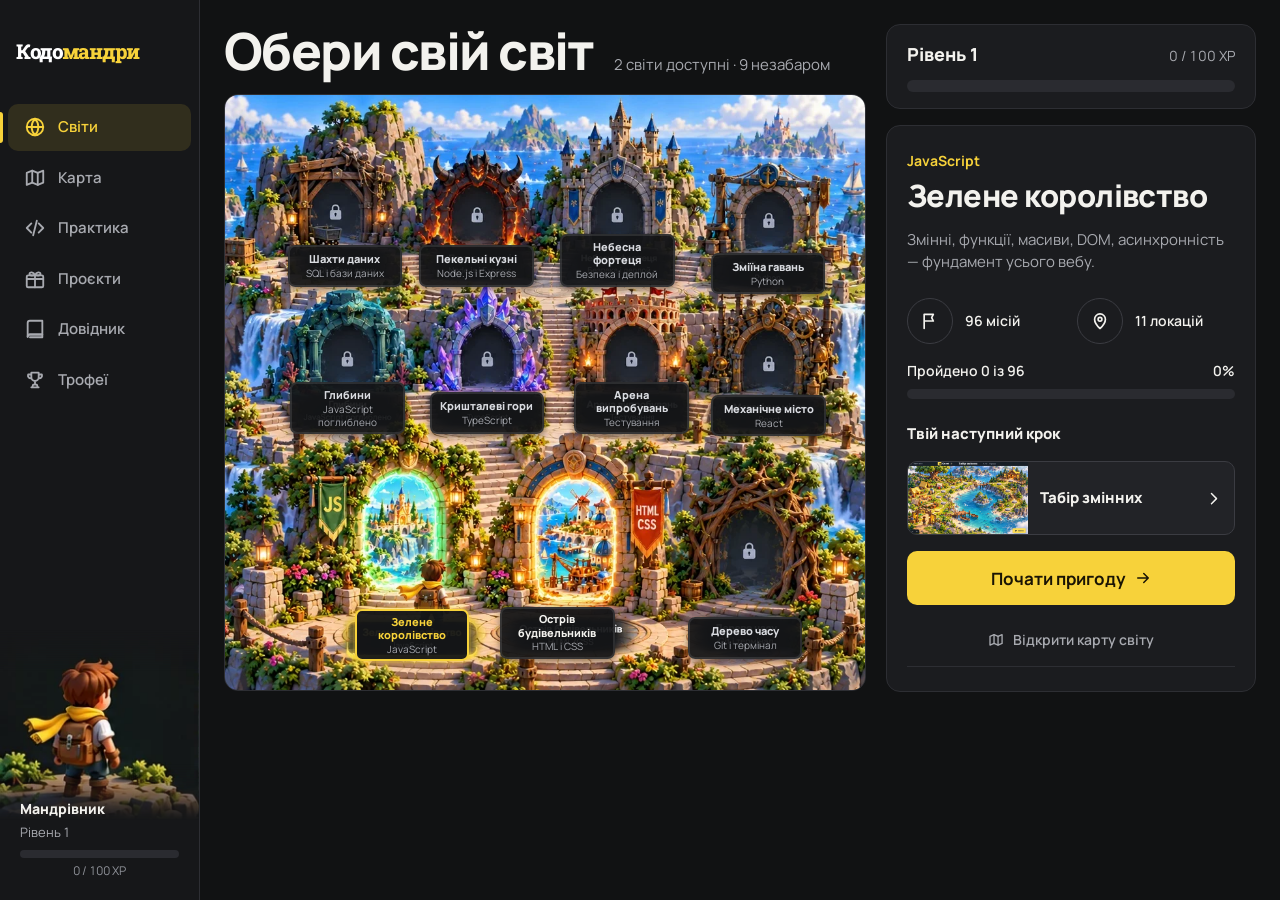
<file: index.html>
<!doctype html>
<html lang="uk">
<head>
  <meta charset="utf-8">
  <meta name="viewport" content="width=device-width, initial-scale=1">
  <title>Кодомандри — карта світу</title>
  <meta name="description" content="Пригодницька гра-тренажер для вивчення JavaScript, HTML і CSS через місії, світи та власні проєкти.">
  <meta name="theme-color" content="#121314">
  <link rel="preconnect" href="https://fonts.googleapis.com">
  <link rel="preconnect" href="https://fonts.gstatic.com" crossorigin>
  <link rel="stylesheet" href="https://fonts.googleapis.com/css2?family=JetBrains+Mono:wght@400;600&family=Manrope:wght@500;600;700;800&display=swap">
  <link rel="stylesheet" href="css/style.css?v=20261027w">
  <link rel="icon" type="image/png" sizes="1254x1254" href="assets/brand/kodomandry-icon.png">
</head>
<body data-page="map">
  <a class="skip-link" href="#main">Перейти до вмісту</a>
  <div class="shell">
    <aside class="sidebar" id="sidebar"></aside>

    <main class="main" id="main" tabindex="-1">
      <!-- Світ-хаб -->
      <section class="view" id="view-hub" aria-labelledby="hub-title" hidden>
        <div class="hub-layout">
          <div class="hub-main">
            <header class="hub-head">
              <h1 id="hub-title">Обери свій світ</h1>
              <p class="subtitle" id="hub-count"></p>
            </header>
            <section class="card hub-scene" aria-label="Зала порталів">
              <div class="hub-stage" id="hub-stage">
                <img class="hub-art" src="assets/maps/hub.webp" width="982" height="914"
                  alt="Зала порталів: одинадцять арок на терасах, кожна веде у світ однієї технології">
                <div class="hub-portals" id="hub-labels" role="group" aria-label="Портали у світи"></div>
              </div>
            </section>
          </div>
          <aside class="hub-side">
            <div class="xp-card js-xp"></div>
            <section class="card world-panel" id="world-panel" aria-live="polite" aria-label="Вибраний світ"></section>
          </aside>
        </div>
      </section>

      <!-- Карта -->
      <section class="view" id="view-map" aria-labelledby="map-title" hidden>
        <header class="topbar">
          <div class="topbar-title">
            <h1 id="map-title">Твоя пригода</h1>
            <p class="subtitle" id="map-subtitle">Вивчай JavaScript. Виконуй місії.<br>Відкривай нові землі.</p>
          </div>
          <div class="xp-card js-xp"></div>
        </header>

        <div class="map-layout">
          <section class="card map-card" aria-label="Карта світу">
            <div class="map-scroll" id="map-scroll">
              <div class="map-stage" id="map-stage">
                <img class="map-art" id="map-art" alt="" hidden>
                <canvas class="pixel map-canvas" id="map-canvas" role="img" aria-label="Піксельна карта королівства з одинадцятьма локаціями"></canvas>
                <svg class="map-path" id="map-path" viewBox="0 0 400 250" preserveAspectRatio="none" aria-hidden="true"></svg>
                <div class="map-hero" id="map-hero" aria-hidden="true"></div>
                <div class="map-labels" id="map-labels"></div>
              </div>
            </div>
            <div class="location-panel" id="location-panel" hidden></div>
          </section>

          <section class="card mission-card" id="mission-card" aria-labelledby="mission-title"></section>
        </div>

        <section class="card inventory" aria-labelledby="inv-title">
          <div class="inventory-intro">
            <h2 id="inv-title">Інвентар героя</h2>
            <p>Корисні речі, здобуті в подорожі.</p>
          </div>
          <ul class="inventory-slots" id="inventory-slots"></ul>
          <p class="parchment">Збирай трофеї, щоб відкривати нові можливості!</p>
        </section>
      </section>

      <!-- Екран локації (ілюстрація з місіями на дисках стежки) -->
      <section class="view view-location" id="view-location" aria-labelledby="loc-title" hidden>
        <header class="loc-bar">
          <a class="btn btn-ghost btn-sm" id="loc-back" href="#map"></a>
          <h1 id="loc-title"></h1>
          <p class="loc-range" id="loc-range"></p>
        </header>
        <section class="card loc-card" aria-label="Ілюстрація локації">
          <div class="loc-scroll" id="loc-scroll">
            <div class="loc-stage" id="loc-stage">
              <img id="loc-img" alt="" draggable="false">
              <canvas class="loc-fx" id="loc-fx" aria-hidden="true"></canvas>
              <div class="loc-nodes" id="loc-nodes"></div>
            </div>
          </div>
          <div class="loc-zoom" role="group" aria-label="Масштаб">
            <button type="button" data-loc-zoom="-1" aria-label="Віддалити">&minus;</button>
            <button type="button" data-loc-zoom="1" aria-label="Наблизити">+</button>
          </div>
          <a class="btn btn-primary loc-enter" id="loc-enter" href="#"></a>
        </section>
        <div class="loc-info">
          <section class="card loc-event" id="loc-event"></section>
          <section class="card loc-missions" aria-labelledby="loc-missions-title">
            <h2 id="loc-missions-title">Місії локації</h2>
            <ol class="lv-list" id="loc-list"></ol>
          </section>
        </div>
      </section>

      <!-- Проєкти -->
      <section class="view" id="view-projects" aria-labelledby="projects-title" hidden>
        <header class="topbar">
          <div class="topbar-title">
            <h1 id="projects-title">Проєкти</h1>
            <p class="subtitle">Великі практичні місії та журнал<br>усіх локацій з рівнями.</p>
          </div>
        </header>
        <div class="projects-grid" id="projects-grid"></div>
        <h2 class="section-title">Журнал локацій</h2>
        <div class="journal" id="journal"></div>
      </section>

      <!-- Довідник -->
      <section class="view" id="view-handbook" aria-labelledby="handbook-title" hidden>
        <header class="topbar">
          <div class="topbar-title">
            <h1 id="handbook-title">Довідник героя</h1>
            <p class="subtitle">Усе, що ти вже пройшов: теорія, приклади<br>і твої рішення. Підглядай, коли треба.</p>
          </div>
        </header>
        <div class="card handbook" id="handbook"></div>
      </section>

      <!-- Трофеї / профіль героя -->
      <section class="view" id="view-trophies" aria-labelledby="trophies-title" hidden>
        <header class="topbar">
          <div class="topbar-title">
            <h1 id="trophies-title">Профіль героя</h1>
            <p class="subtitle">Твій шлях, досвід і трофеї<br>за відновлені землі.</p>
          </div>
        </header>
        <div class="profile" id="profile"></div>
      </section>
    </main>
  </div>

  <script>
    // Якщо скрипт гри впав під час побудови сторінки (наприклад, браузер узяв із кешу
    // файли різних версій), замість порожнього екрана — пояснення й кнопка «Оновити».
    (function () {
      var shown = false;
      window.addEventListener("error", function (e) {
        if (shown || !e.filename || e.filename.indexOf("/js/") === -1) return;
        setTimeout(function () {
          var main = document.getElementById("main");
          if (shown || !main || main.innerText.trim()) return;
          shown = true;
          main.innerHTML = '<section class="card locked-screen"><h1>Сторінка не завантажилась</h1>' +
            "<p>Схоже, браузер узяв частину файлів гри зі старої версії. Онови сторінку — твій прогрес не загубиться.</p>" +
            '<div class="locked-actions"><button type="button" class="btn btn-primary" id="boot-reload">Оновити сторінку</button></div></section>';
          document.getElementById("boot-reload").addEventListener("click", function () { location.reload(); });
        }, 0);
      });
    })();
  </script>
  <script src="js/storage.js?v=20261027w"></script>
  <script src="js/worlds.js?v=20261027w"></script>
  <script src="js/levels.js?v=20261027w"></script>
  <script src="js/levels-checks.js?v=20261027w"></script>
  <script src="js/levels-web.js?v=20261027w"></script>
  <script src="js/game.js?v=20261027w"></script>
  <script src="js/art.js?v=20261027w"></script>
  <script src="js/art-web.js?v=20261027w"></script>
  <script src="js/locations-art.js?v=20261027w"></script>
  <script src="js/scene.js?v=20261027w"></script>
  <script src="js/ui.js?v=20261027w"></script>
  <script src="js/learning-ui.js?v=20261027w"></script>
  <script src="js/handbook.js?v=20261027w"></script>
  <script src="js/app.js?v=20261027w"></script>
</body>
</html>
</file>
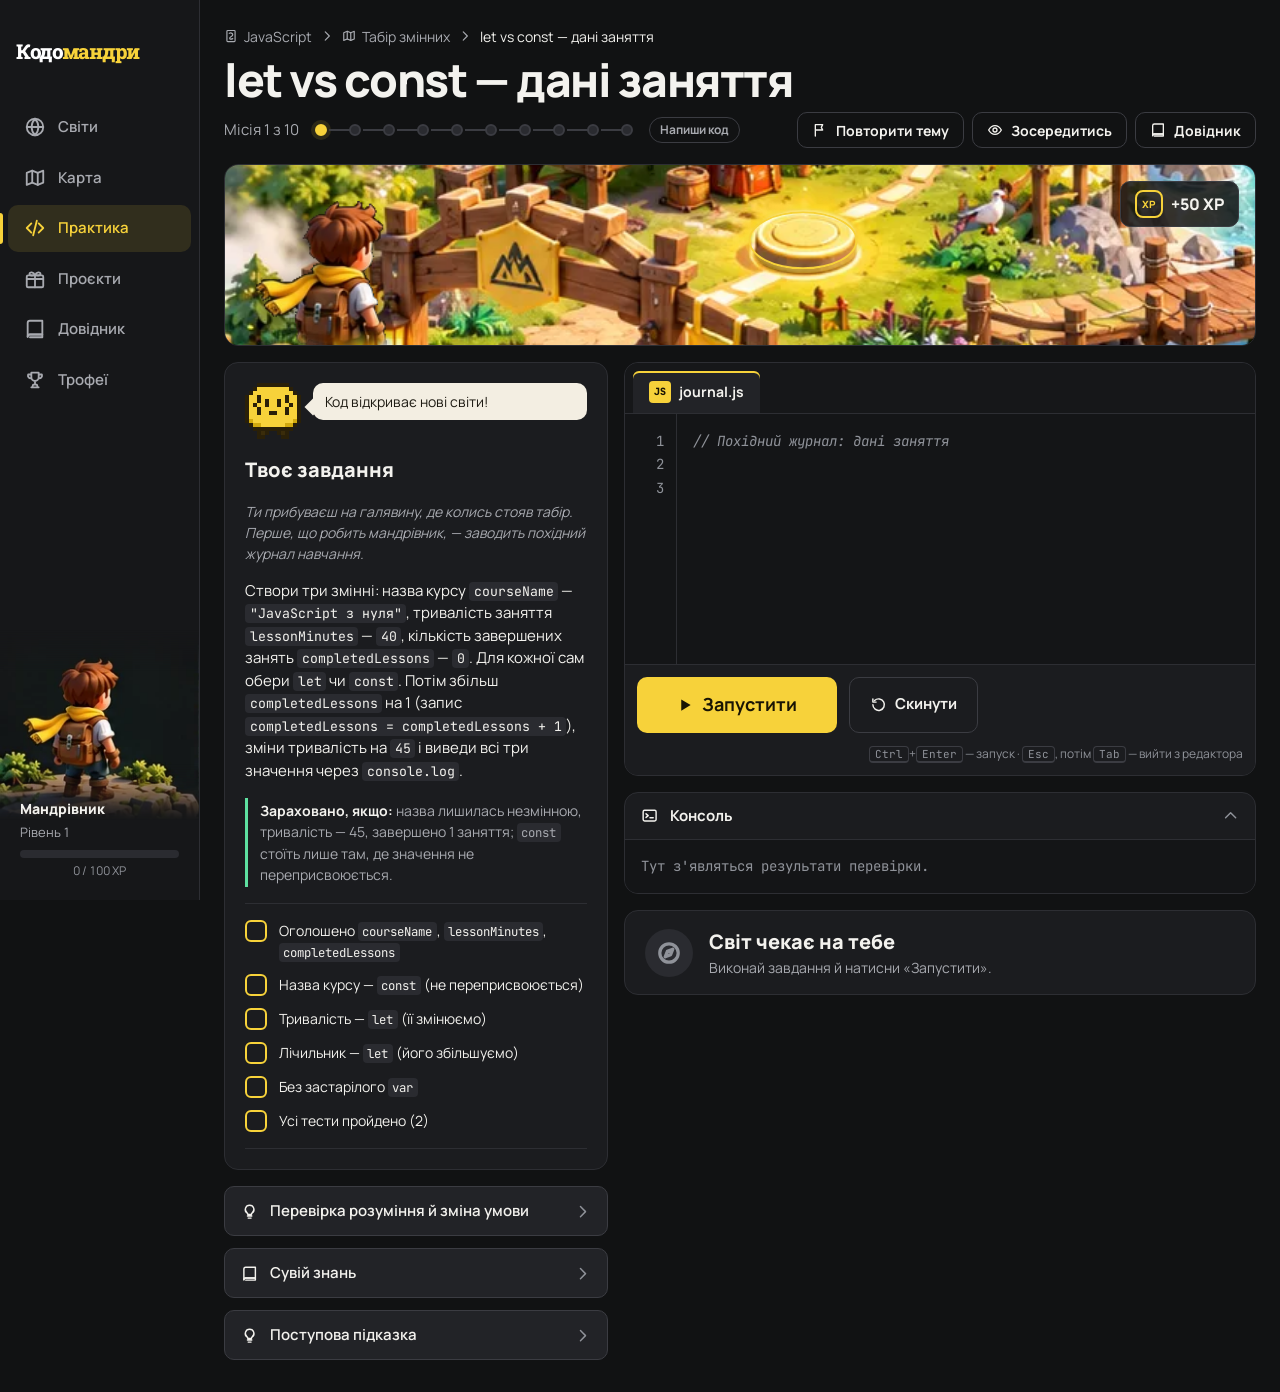
<file: levels/level.html>
<!doctype html>
<html lang="uk">
<head>
  <meta charset="utf-8">
  <meta name="viewport" content="width=device-width, initial-scale=1">
  <title>Кодомандри — місія</title>
  <meta name="theme-color" content="#121314">
  <link rel="preconnect" href="https://fonts.googleapis.com">
  <link rel="preconnect" href="https://fonts.gstatic.com" crossorigin>
  <link rel="stylesheet" href="https://fonts.googleapis.com/css2?family=JetBrains+Mono:wght@400;600&family=Manrope:wght@500;600;700;800&display=swap">
  <link rel="stylesheet" href="../css/style.css?v=20261027w">
  <link rel="icon" type="image/png" sizes="1254x1254" href="../assets/brand/kodomandry-icon.png">
</head>
<body data-page="mission">
  <a class="skip-link" href="#main">Перейти до вмісту</a>
  <div class="shell">
    <aside class="sidebar" id="sidebar"></aside>
    <main class="main" id="main" tabindex="-1"></main>
  </div>

  <script>
    // Якщо скрипт гри впав під час побудови сторінки (наприклад, браузер узяв із кешу
    // файли різних версій), замість порожнього екрана — пояснення й кнопка «Оновити».
    (function () {
      var shown = false;
      window.addEventListener("error", function (e) {
        if (shown || !e.filename || e.filename.indexOf("/js/") === -1) return;
        setTimeout(function () {
          var main = document.getElementById("main");
          if (shown || !main || main.innerText.trim()) return;
          shown = true;
          main.innerHTML = '<section class="card locked-screen"><h1>Сторінка не завантажилась</h1>' +
            "<p>Схоже, браузер узяв частину файлів гри зі старої версії. Онови сторінку — твій прогрес не загубиться.</p>" +
            '<div class="locked-actions"><button type="button" class="btn btn-primary" id="boot-reload">Оновити сторінку</button></div></section>';
          document.getElementById("boot-reload").addEventListener("click", function () { location.reload(); });
        }, 0);
      });
    })();
  </script>
  <script src="../js/storage.js?v=20261027w"></script>
  <script src="../js/worlds.js?v=20261027w"></script>
  <script src="../js/levels.js?v=20261027w"></script>
  <script src="../js/levels-checks.js?v=20261027w"></script>
  <script src="../js/levels-web.js?v=20261027w"></script>
  <script src="../js/game.js?v=20261027w"></script>
  <script src="../js/art.js?v=20261027w"></script>
  <script src="../js/art-web.js?v=20261027w"></script>
  <script src="../js/locations-art.js?v=20261027w"></script>
  <script src="../js/scene.js?v=20261027w"></script>
  <script src="../js/ui.js?v=20261027w"></script>
  <script src="../js/learning-ui.js?v=20261027w"></script>
  <script src="../js/handbook.js?v=20261027w"></script>
  <script src="../js/checker.js?v=20261027w"></script>
  <script src="../js/mission.js?v=20261027w"></script>
</body>
</html>
</file>
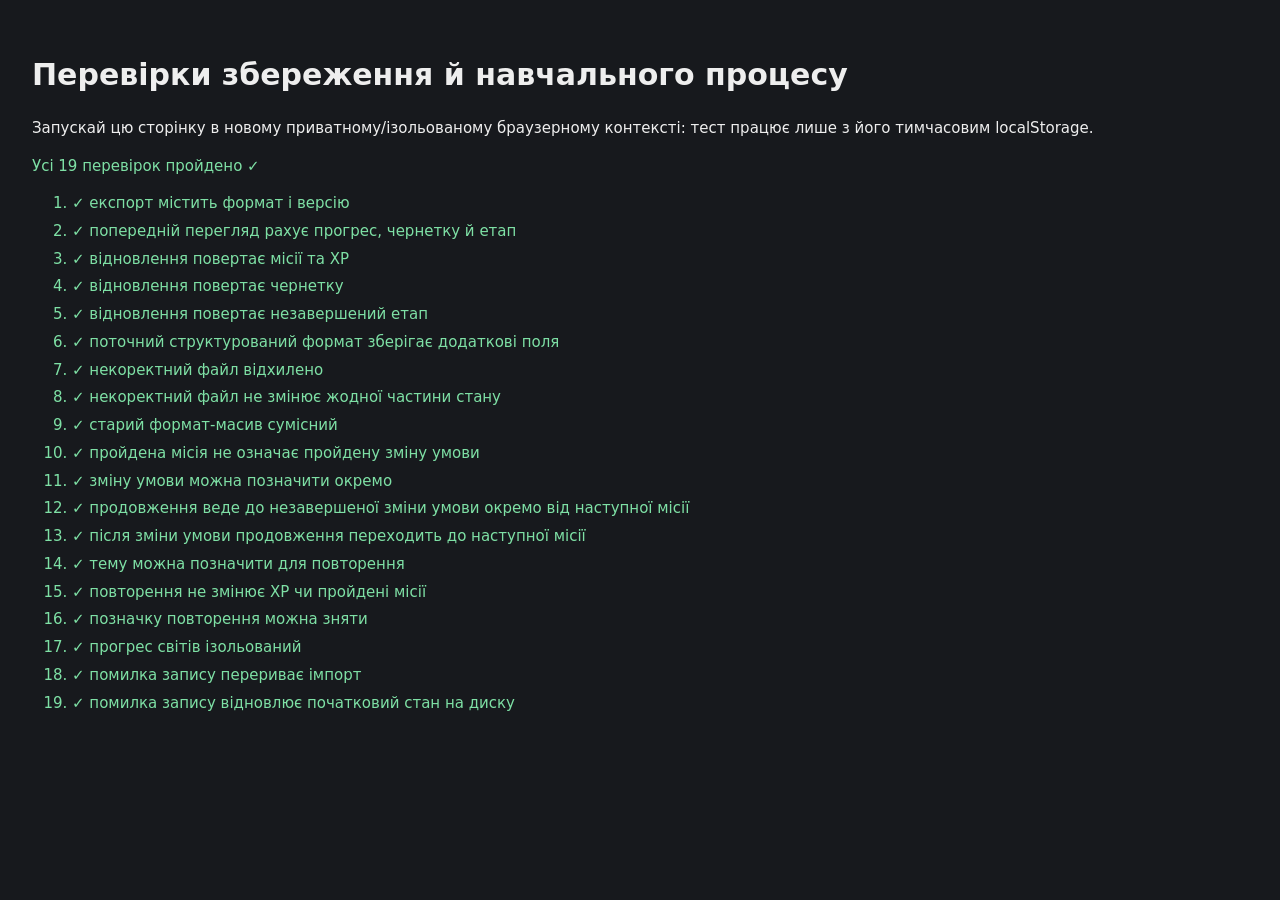
<file: tests/learning-data.html>
<!doctype html>
<html lang="uk">
<head>
  <meta charset="utf-8">
  <meta name="viewport" content="width=device-width, initial-scale=1">
  <title>Перевірки збереження — Кодомандри</title>
  <style>body{font:15px/1.5 system-ui,sans-serif;background:#17191d;color:#eee;padding:24px}li{margin:.35em 0}.ok{color:#7ee0a5}.bad{color:#ff8d82}code{color:#cbd4e1}</style>
  <script src="../js/worlds.js"></script>
  <script src="../js/levels.js"></script>
  <script src="../js/levels-checks.js"></script>
  <script src="../js/levels-web.js"></script>
  <script src="../js/storage.js"></script>
  <script src="../js/game.js"></script>
</head>
<body>
  <h1>Перевірки збереження й навчального процесу</h1>
  <p>Запускай цю сторінку в новому приватному/ізольованому браузерному контексті: тест працює лише з його тимчасовим localStorage.</p>
  <p id="summary">Перевіряю…</p><ol id="results"></ol>
  <script>
    (() => {
      const results = [];
      const check = (name, pass, detail) => results.push({ name, pass: !!pass, detail: detail || "" });
      const api = Game.forWorld("js");
      const initial = {
        version: 1, completed: [1], xp: 50, streak: 0, bestStreak: 0, fails: {},
        celebrated: [], variations: [], review: [], resume: { levelId: 2, phase: "mission" }
      };
      GameStore.save(initial, "js");
      GameStore.saveDraft(2, "function draft() { return 42; }", "js");
      try {
        const backup = GameStore.exportBackup(["js"]);
        const json = JSON.stringify(backup);
        check("експорт містить формат і версію", backup.format === "kodomantry-backup" && backup.version === 1);
        check("попередній перегляд рахує прогрес, чернетку й етап", GameStore.previewBackup(json).some((w) => w.id === "js" && w.completed === 1 && w.xp === 50 && w.drafts === 1));

        GameStore.save({ ...initial, completed: [1, 2], xp: 125 }, "js");
        GameStore.saveDraft(2, "інша чернетка", "js");
        GameStore.restoreBackup(json);
        check("відновлення повертає місії та XP", GameStore.load("js").completed.join(",") === "1" && GameStore.load("js").xp === 50);
        check("відновлення повертає чернетку", GameStore.getDraft(2, "js") === "function draft() { return 42; }");
        check("відновлення повертає незавершений етап", api.resumeUrl("", GameStore.load("js")).includes("id=2"));
        check("поточний структурований формат зберігає додаткові поля", GameStore.load("js").version === 1 && GameStore.load("js").resume.phase === "mission");

        const beforeInvalid = JSON.stringify({ p: GameStore.load("js"), d: GameStore.getDraft(2, "js") });
        const invalid = JSON.parse(json);
        invalid.worlds.js.drafts["999"] = "підроблена чернетка";
        let rejected = false;
        try { GameStore.restoreBackup(invalid); } catch (_) { rejected = true; }
        check("некоректний файл відхилено", rejected);
        check("некоректний файл не змінює жодної частини стану",
          beforeInvalid === JSON.stringify({ p: GameStore.load("js"), d: GameStore.getDraft(2, "js") }));

        localStorage.setItem("js-game-progress", JSON.stringify([1, 2]));
        check("старий формат-масив сумісний", GameStore.load("js").completed.join(",") === "1,2" && GameStore.load("js").xp === 0);
        GameStore.save(initial, "js");

        GameStore.save({ ...initial, completed: [1, 2], xp: 125, variations: [] }, "js");
        check("пройдена місія не означає пройдену зміну умови",
          GameStore.load("js").completed.includes(2) && !GameStore.load("js").variations.includes(2));
        const variationState = GameStore.load("js");
        variationState.variations.push(2);
        GameStore.save(variationState, "js");
        check("зміну умови можна позначити окремо", GameStore.load("js").variations.includes(2));

        GameStore.save({ ...initial, completed: [1, 2], xp: 125, variations: [], resume: null }, "js");
        api.setResume(2, "variation");
        check("продовження веде до незавершеної зміни умови окремо від наступної місії",
          api.resumeLevelId(GameStore.load("js")) === 2 && api.resumeUrl("", GameStore.load("js")).includes("stage=variation"));
        const afterVariation = GameStore.load("js");
        afterVariation.variations.push(2);
        delete afterVariation.resume;
        GameStore.save(afterVariation, "js");
        check("після зміни умови продовження переходить до наступної місії", api.resumeLevelId(GameStore.load("js")) === 3);

        const xpBefore = GameStore.load("js").xp;
        check("тему можна позначити для повторення", api.toggleReview(3) && GameStore.load("js").review.includes(3));
        check("повторення не змінює XP чи пройдені місії", GameStore.load("js").xp === xpBefore && GameStore.load("js").completed.join(",") === "1,2");
        check("позначку повторення можна зняти", !api.toggleReview(3) && !GameStore.load("js").review.includes(3));

        const apiWeb = Game.forWorld("web");
        const webState = { version: 1, completed: [], xp: 0, streak: 0, bestStreak: 0, fails: {}, celebrated: [], variations: [], review: [] };
        GameStore.save(webState, "web");
        check("прогрес світів ізольований", GameStore.load("js").completed.includes(1) && GameStore.load("web").completed.length === 0 && !!apiWeb);

        GameStore.save(initial, "js");
        GameStore.saveDraft(2, "первісна чернетка", "js");
        const diskProgress = localStorage.getItem("js-game-progress");
        const diskDrafts = localStorage.getItem("js-game-drafts");
        const originalSetItem = Storage.prototype.setItem;
        Storage.prototype.setItem = function (key, value) {
          if (key === "js-game-drafts") throw new Error("імітація переповнення сховища");
          return originalSetItem.call(this, key, value);
        };
        let writeFailed = false;
        try {
          const target = { ...backup, worlds: { js: { progress: { ...initial, completed: [1, 2], xp: 150 }, drafts: { 2: "нова чернетка" } } } };
          GameStore.restoreBackup(target);
        } catch (_) { writeFailed = true; }
        Storage.prototype.setItem = originalSetItem;
        check("помилка запису перериває імпорт", writeFailed);
        check("помилка запису відновлює початковий стан на диску",
          localStorage.getItem("js-game-progress") === diskProgress && localStorage.getItem("js-game-drafts") === diskDrafts);
      } catch (error) {
        check("тестовий сценарій завершився без винятку", false, error.stack || error.message);
      }
      const summary = document.querySelector("#summary");
      const failed = results.filter((r) => !r.pass);
      summary.className = failed.length ? "bad" : "ok";
      summary.textContent = failed.length ? "Не пройшло " + failed.length + " з " + results.length : "Усі " + results.length + " перевірок пройдено ✓";
      document.querySelector("#results").innerHTML = results.map((r) =>
        "<li class='" + (r.pass ? "ok" : "bad") + "'>" + (r.pass ? "✓ " : "✗ ") +
        r.name + (r.detail ? " <code>" + String(r.detail).replace(/[&<>]/g, (c) => ({ "&": "&amp;", "<": "&lt;", ">": "&gt;" }[c])) + "</code>" : "") + "</li>"
      ).join("");
    })();
  </script>
</body>
</html>
</file>
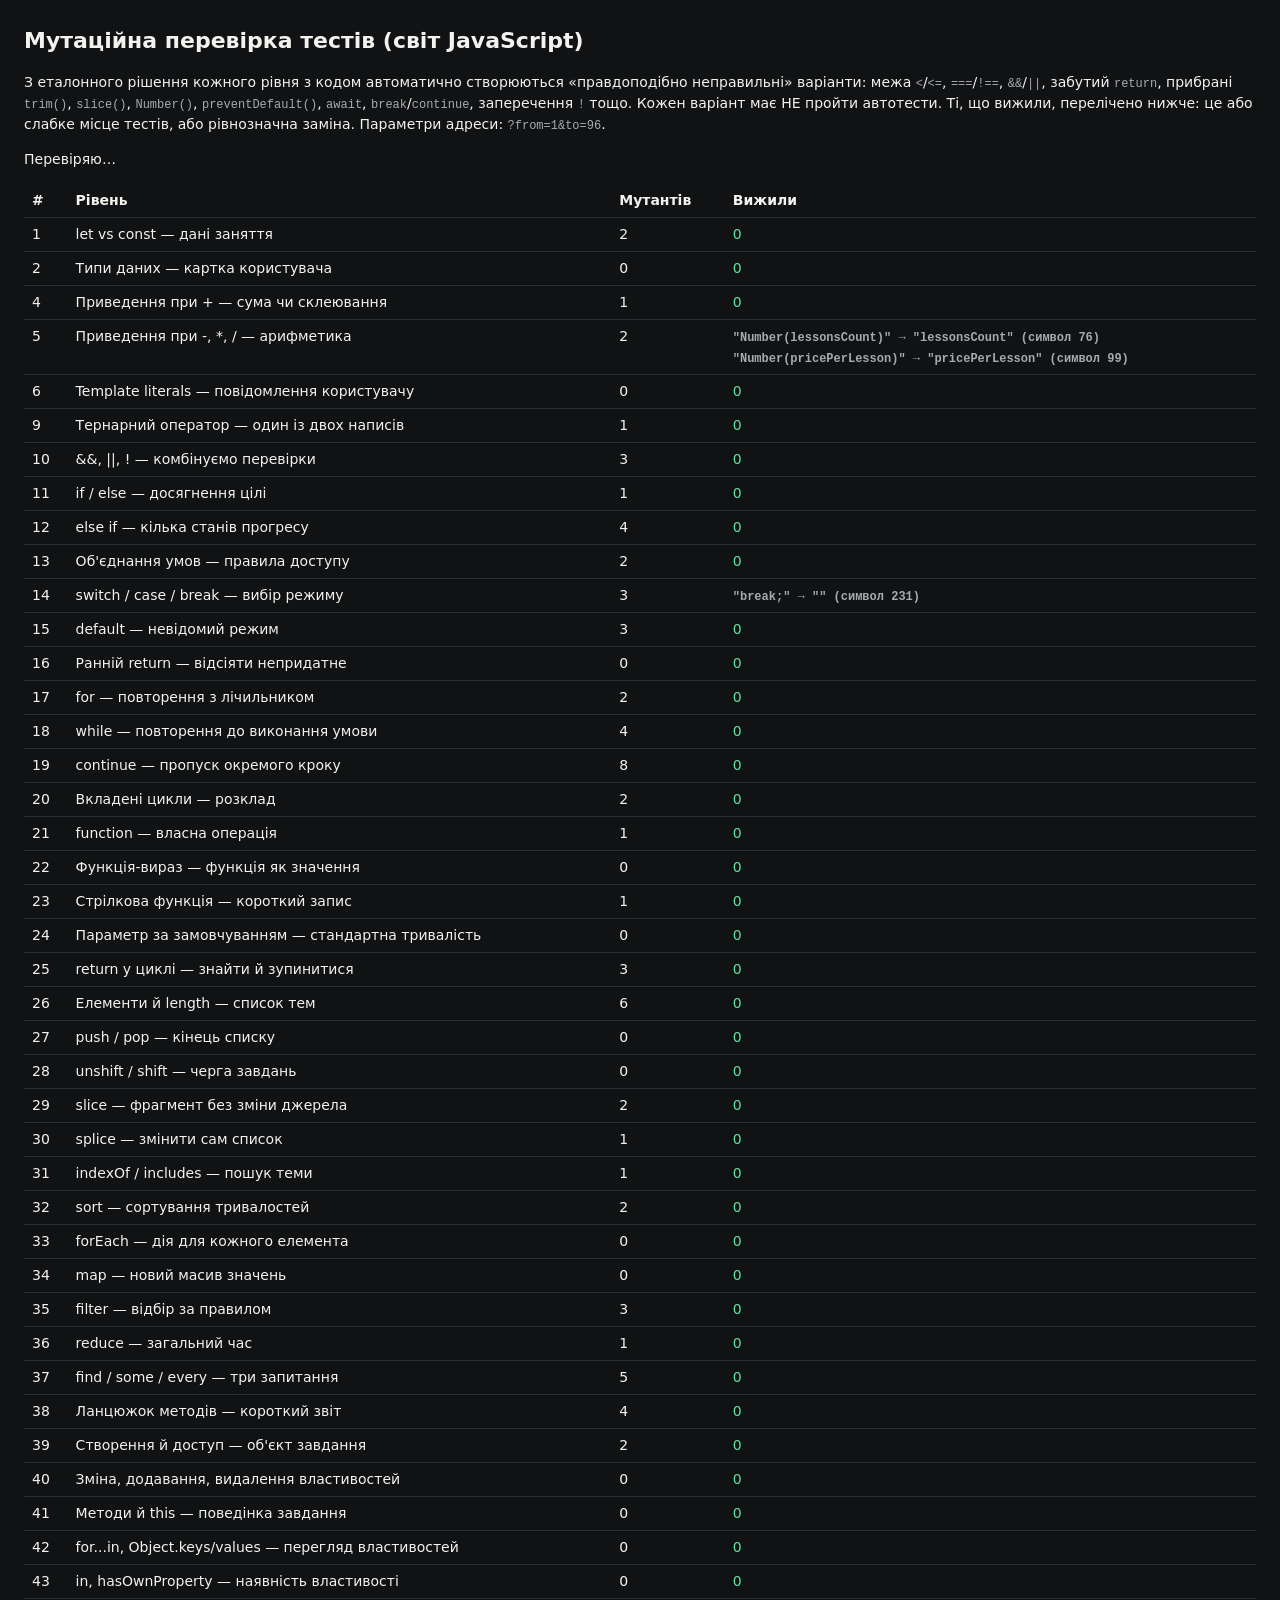
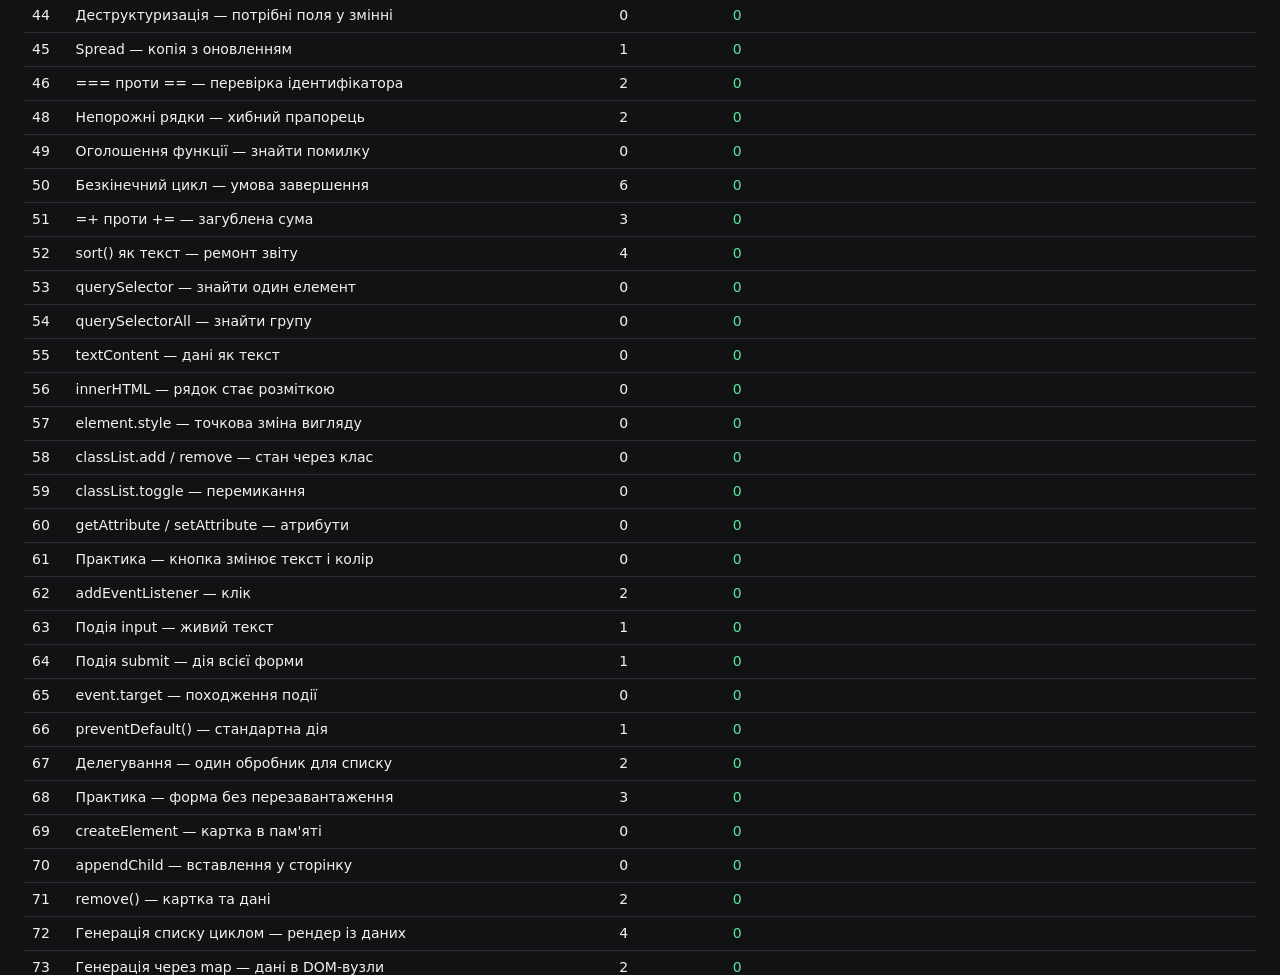
<file: tests/mutants.html>
<!doctype html>
<html lang="uk">
<head>
  <meta charset="utf-8">
  <meta name="viewport" content="width=device-width, initial-scale=1">
  <title>Кодомандри — мутаційна перевірка тестів</title>
  <style>
    body { background: #111213; color: #f3f2ee; font: 14px/1.5 system-ui, sans-serif; margin: 24px; }
    h1 { font-size: 22px; } table { border-collapse: collapse; width: 100%; margin-top: 8px; }
    td, th { border-bottom: 1px solid #2d2e33; padding: 6px 8px; text-align: left; vertical-align: top; }
    .ok { color: #5ee0a0; } .bad { color: #ff8a76; font-weight: 700; }
    code { font-family: ui-monospace, Consolas, monospace; font-size: 12px; color: #a8aab0; white-space: pre-wrap; }
  </style>
  <script src="../js/worlds.js"></script>
  <script src="../js/levels.js"></script>
  <script src="../js/levels-checks.js"></script>
  <script src="../js/checker.js"></script>
</head>
<body>
  <h1>Мутаційна перевірка тестів (світ JavaScript)</h1>
  <p>З еталонного рішення кожного рівня з кодом автоматично створюються «правдоподібно неправильні» варіанти:
    межа <code>&lt;</code>/<code>&lt;=</code>, <code>===</code>/<code>!==</code>, <code>&amp;&amp;</code>/<code>||</code>, забутий <code>return</code>,
    прибрані <code>trim()</code>, <code>slice()</code>, <code>Number()</code>, <code>preventDefault()</code>, <code>await</code>, <code>break</code>/<code>continue</code>, заперечення <code>!</code> тощо.
    Кожен варіант має НЕ пройти автотести. Ті, що вижили, перелічено нижче: це або слабке місце тестів, або рівнозначна заміна.
    Параметри адреси: <code>?from=1&amp;to=96</code>.</p>
  <p id="summary">Перевіряю…</p>
  <table><thead><tr><th>#</th><th>Рівень</th><th>Мутантів</th><th>Вижили</th></tr></thead><tbody id="rows"></tbody></table>
  <script>
    // Частина мутантів навмисно прибирає await/catch. Їхні відхилені проміси —
    // очікуваний наслідок зламаного варіанта, а не помилка тестової сторінки.
    window.addEventListener("unhandledrejection", (event) => event.preventDefault());

    // Позиції всередині рядків і коментарів не мутуємо (там текст, а не код).
    const TOKEN = /(\/\/[^\n]*|\/\*[\s\S]*?\*\/)|("(?:\\.|[^"\\\n])*"|'(?:\\.|[^'\\\n])*'|`(?:\\.|[^`\\])*`)/g;
    const mask = (code) => code.replace(TOKEN, (m) => m.replace(/[^\n]/g, " "));

    const OPERATORS = [
      [/<=/g, "<"], [/(?<![<=!])<(?![=<])/g, "<="], [/>=/g, ">"], [/(?<![=>-])>(?![=>])/g, ">="],
      [/===/g, "!=="], [/!==/g, "==="], [/&&/g, "||"], [/\|\|/g, "&&"],
      [/\breturn\s+(?=[^;\s}])/g, ""], [/\+ 1\b/g, "+ 2"], [/- 1\b/g, "+ 1"],
      [/(?<![\w.$])0(?![\w.])/g, "1"],
      [/\.slice\(\)/g, ""], [/\.trim\(\)/g, ""], [/event\.preventDefault\(\);/g, ""],
      [/saveTasks\(\);/g, ""], [/renderTasks\(\);/g, ""], [/!(?=[\w(])/g, ""],
      [/Number\(([^()]*)\)/g, "$1"], [/\bbreak;/g, ""], [/\bcontinue;/g, ""], [/\bawait /g, ""],
      [/clearTimeout\([^)]*\);/g, ""], [/\.textContent = "";/g, ""],
    ];

    function mutants(source) {
      const masked = mask(source);
      const out = [];
      OPERATORS.forEach(([re, to]) => {
        re.lastIndex = 0;
        let m;
        while ((m = re.exec(source))) {
          if (masked[m.index] !== source[m.index]) continue; // всередині рядка чи коментаря
          const replaced = m[0].replace(new RegExp(re.source), to);
          const code = source.slice(0, m.index) + replaced + source.slice(m.index + m[0].length);
          if (code !== source) out.push({ code, label: JSON.stringify(m[0]) + " → " + JSON.stringify(replaced) + " (символ " + m.index + ")" });
          if (m[0] === "") re.lastIndex++;
        }
      });
      return out;
    }

    (async () => {
      const params = new URLSearchParams(location.search);
      const from = Number(params.get("from") || 1), to = Number(params.get("to") || 96);
      const levels = window.WORLD_DATA.js.levels.filter((l) => ["write-function", "fix-code"].includes(l.taskType) && l.id >= from && l.id <= to);
      let total = 0, survived = 0;
      const rows = document.getElementById("rows");
      window.__mutants = { done: false, survivors: [] };
      for (const level of levels) {
        const list = mutants(level.solution);
        const alive = [];
        for (const mutant of list) {
          const report = await Checker.runCode(level, mutant.code);
          if (report.pass) alive.push(mutant.label);
        }
        total += list.length;
        survived += alive.length;
        alive.forEach((label) => window.__mutants.survivors.push(level.id + ": " + label));
        rows.insertAdjacentHTML("beforeend", "<tr><td>" + level.id + "</td><td>" + level.title + "</td><td>" + list.length + '</td><td class="' + (alive.length ? "bad" : "ok") + '">' +
          (alive.length ? "<code>" + alive.map((a) => a.replace(/</g, "&lt;")).join("\n") + "</code>" : "0") + "</td></tr>");
      }
      document.getElementById("summary").innerHTML = "Рівнів: " + levels.length + ", мутантів: " + total + ', <span class="' + (survived ? "bad" : "ok") + '">вижили: ' + survived + "</span>";
      window.__mutants.done = true;
    })();
  </script>
</body>
</html>
</file>
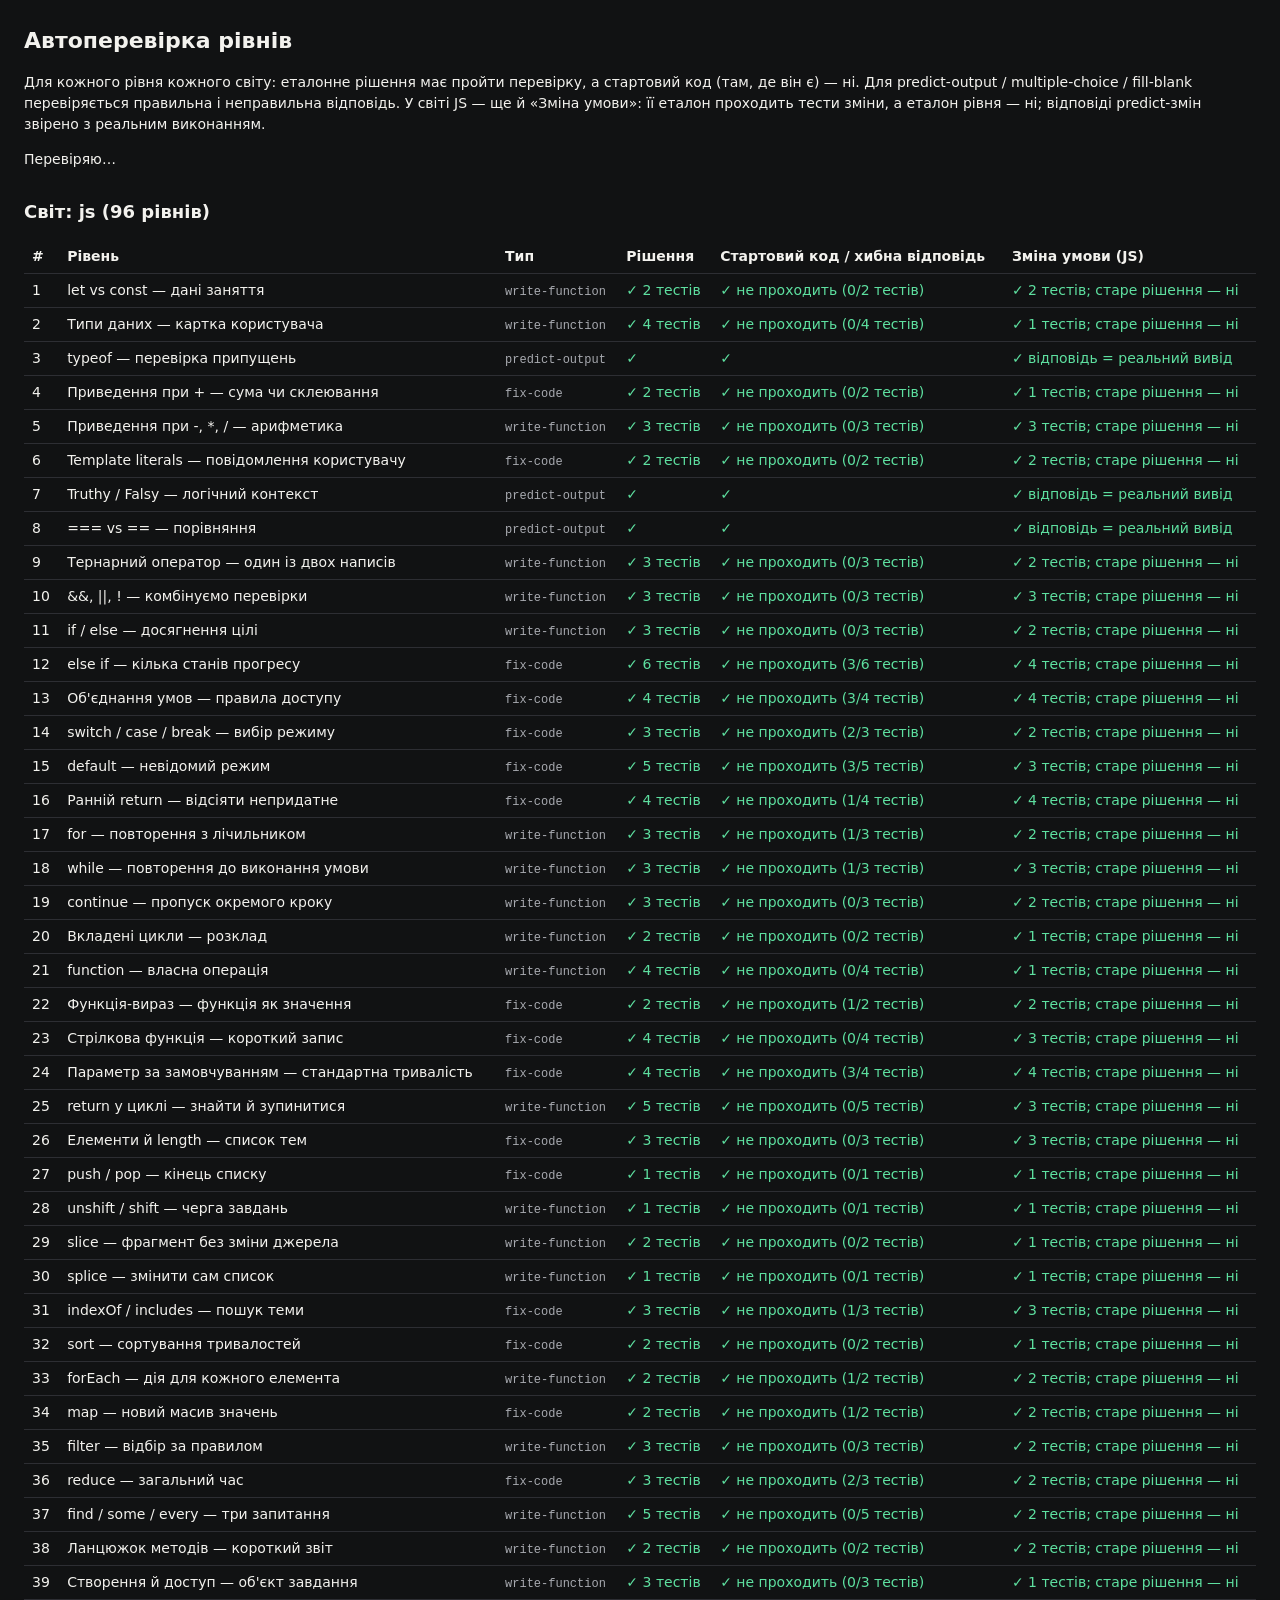
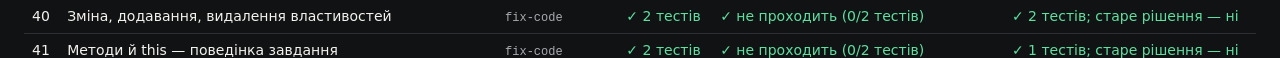
<file: tests/run.html>
<!doctype html>
<html lang="uk">
<head>
  <meta charset="utf-8">
  <meta name="viewport" content="width=device-width, initial-scale=1">
  <title>Кодомандри — автоперевірка рівнів</title>
  <style>
    body { background: #111213; color: #f3f2ee; font: 14px/1.5 system-ui, sans-serif; margin: 24px; }
    h1 { font-size: 22px; } h2 { font-size: 18px; margin-top: 28px; }
    table { border-collapse: collapse; width: 100%; margin-top: 8px; }
    td, th { border-bottom: 1px solid #2d2e33; padding: 6px 8px; text-align: left; vertical-align: top; }
    .ok { color: #5ee0a0; } .bad { color: #ff8a76; font-weight: 700; }
    code { font-family: ui-monospace, Consolas, monospace; font-size: 12px; color: #a8aab0; }
  </style>
</head>
<body>
  <h1>Автоперевірка рівнів</h1>
  <p>Для кожного рівня кожного світу: еталонне рішення має пройти перевірку, а стартовий код (там, де він є) — ні. Для predict-output / multiple-choice / fill-blank перевіряється правильна і неправильна відповідь. У світі JS — ще й «Зміна умови»: її еталон проходить тести зміни, а еталон рівня — ні; відповіді predict-змін звірено з реальним виконанням.</p>
  <p id="summary">Перевіряю…</p>
  <div id="worlds"></div>

  <script src="../js/worlds.js"></script>
  <script src="../js/levels.js"></script>
  <script src="../js/levels-checks.js"></script>
  <script src="../js/levels-web.js"></script>
  <script src="../js/checker.js"></script>
  <script>
    (async function () {
      const host = document.getElementById("worlds");
      const failures = [];
      let total = 0;
      const fmt = (r) => r.results.filter((x) => !x.pass).map((x) => x.name + ": " + (x.actual || "") + (x.message ? " — " + x.message : "")).concat(
        r.codeChecks.filter((c) => !c.pass).map((c) => "codeCheck: " + c.label),
        r.error ? ["error: " + r.error.title] : []
      ).join("; ");

      for (const [worldId, data] of Object.entries(window.WORLD_DATA)) {
        const section = document.createElement("section");
        section.innerHTML = "<h2>Світ: " + worldId + " (" + data.levels.length + " рівнів)</h2><table><thead><tr><th>#</th><th>Рівень</th><th>Тип</th><th>Рішення</th><th>Стартовий код / хибна відповідь</th><th>Зміна умови (JS)</th></tr></thead><tbody></tbody></table>";
        host.appendChild(section);
        const rows = section.querySelector("tbody");
        for (const level of data.levels) {
          total++;
          let good = "", bad = "", okGood = true, okBad = true;
          const isMarkup = level.taskType === "write-markup" || level.taskType === "fix-markup";
          if (level.taskType === "write-function" || level.taskType === "fix-code" || isMarkup) {
            const r1 = isMarkup ? await Checker.runMarkup(level, level.solution) : await Checker.runCode(level, level.solution);
            okGood = r1.pass;
            good = r1.pass ? "✓ " + r1.results.length + " тестів" : "✗ " + fmt(r1);
            const starter = isMarkup ? { html: level.starterHtml, css: level.starterCss } : level.starterCode;
            if (starter) {
              const r2 = isMarkup ? await Checker.runMarkup(level, starter) : await Checker.runCode(level, starter);
              okBad = !r2.pass;
              bad = r2.pass ? "✗ стартовий код уже проходить!" : "✓ не проходить (" + r2.results.filter((x) => x.pass).length + "/" + r2.results.length + " тестів)";
            }
          } else if (level.taskType === "predict-output") {
            okGood = Checker.checkPredict(level, level.expectedAnswer).pass;
            okBad = !Checker.checkPredict(level, level.expectedAnswer.map(() => "???")).pass;
            // Відповіді з лапками та іншим регістром теж приймаються.
            okGood = okGood && Checker.checkPredict(level, level.expectedAnswer.map((a) => '"' + a.toUpperCase() + '"')).pass;
            good = okGood ? "✓" : "✗"; bad = okBad ? "✓" : "✗";
          } else if (level.taskType === "multiple-choice") {
            okGood = Checker.checkChoice(level, level.expectedAnswer).pass;
            okBad = !Checker.checkChoice(level, level.options.find((o) => o !== level.expectedAnswer)).pass;
            good = okGood ? "✓" : "✗"; bad = okBad ? "✓" : "✗";
          } else if (level.taskType === "fill-blank") {
            okGood = Checker.checkBlank(level, level.expectedAnswer.map((a) => " " + a[0] + " ")).pass;
            okBad = !Checker.checkBlank(level, level.expectedAnswer.map(() => "щось-інше")).pass;
            good = okGood ? "✓" : "✗"; bad = okBad ? "✓" : "✗";
          }
          // Перевірка розуміння (світ JS): запитання є, а зміна умови справді щось вимагає —
          // її еталон проходить тести зміни, а еталон самого рівня — ні.
          let okU = true, uText = "—";
          if (worldId === "js") {
            const u = level.understanding;
            if (!u || !u.question || !u.variation || !u.variation.prompt) {
              okU = false; uText = "✗ немає запитання чи зміни умови";
            } else if (u.variation.type === "predict") {
              const run = await Checker.runCode({ taskType: "write-function", testCases: [{ name: "вивід", check: () => ({ pass: true }) }] }, u.variation.code);
              okU = Checker.checkPredict(u.variation, run.logs).pass && !Checker.checkPredict(u.variation, u.variation.expectedAnswer.map(() => "???")).pass;
              uText = okU ? "✓ відповідь = реальний вивід" : "✗ консоль: " + run.logs.join(" | ");
            } else {
              const vl = jsqVariationLevel(level);
              const r1 = await Checker.runCode(vl, vl.solution);
              const r2 = await Checker.runCode(vl, level.solution);
              okU = r1.pass && !r2.pass;
              uText = !r1.pass ? "✗ еталон зміни: " + fmt(r1) : r2.pass ? "✗ еталон рівня вже проходить зміну" : "✓ " + r1.results.length + " тестів; старе рішення — ні";
            }
          }
          if (!okGood || !okBad || !okU) failures.push(worldId + ":" + level.id);
          const tr = document.createElement("tr");
          tr.innerHTML = "<td>" + level.id + "</td><td>" + level.title + "</td><td><code>" + level.taskType + "</code></td>" +
            '<td class="' + (okGood ? "ok" : "bad") + '">' + good + "</td>" +
            '<td class="' + (okBad ? "ok" : "bad") + '">' + bad + "</td>" +
            '<td class="' + (okU ? "ok" : "bad") + '">' + uText + "</td>";
          rows.appendChild(tr);
        }
      }
      const summary = failures.length ? "Проблеми в рівнях: " + failures.join(", ") : "Усі " + total + " рівнів пройшли автоперевірку ✓";
      document.getElementById("summary").textContent = summary;
      document.getElementById("summary").className = failures.length ? "bad" : "ok";
      window.__testSummary = { failures, total };
    })();
  </script>
</body>
</html>
</file>
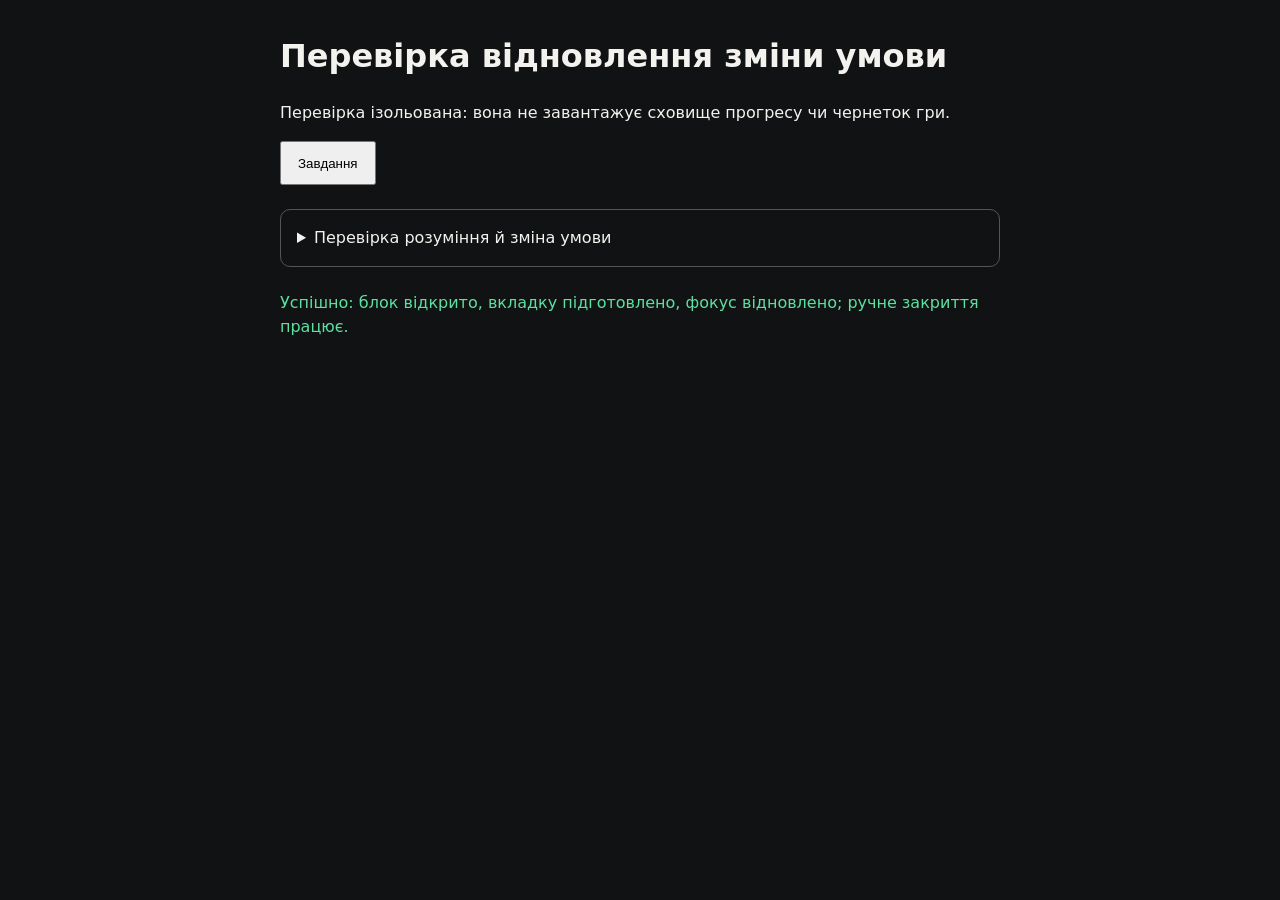
<file: tests/ui-disclosure.html>
<!doctype html>
<html lang="uk">
<head>
  <meta charset="utf-8">
  <meta name="viewport" content="width=device-width, initial-scale=1">
  <title>Перевірка відновлення блоку зміни умови</title>
  <style>
    body { max-width: 720px; margin: 32px auto; padding: 0 16px; color: #f3f2ee; background: #111213; font: 16px/1.5 system-ui, sans-serif; }
    details { margin: 24px 0; padding: 16px; border: 1px solid #555; border-radius: 10px; }
    button { min-height: 44px; padding: 8px 16px; }
    #result.pass { color: #5ee0a0; } #result.fail { color: #ff8a76; }
  </style>
</head>
<body>
  <h1>Перевірка відновлення зміни умови</h1>
  <p>Перевірка ізольована: вона не завантажує сховище прогресу чи чернеток гри.</p>
  <button id="task-tab" type="button" hidden>Завдання</button>
  <details id="understanding-panel">
    <summary>Перевірка розуміння й зміна умови</summary>
    <p id="understand">Тут відображається етап зміни умови.</p>
    <button id="u-run" type="button">Перевірити зміну</button>
  </details>
  <p id="result" aria-live="polite">Перевіряю…</p>
  <script src="../js/ui.js"></script>
  <script>
    (function () {
      const panel = document.getElementById("understanding-panel");
      const target = document.getElementById("understand");
      const action = document.getElementById("u-run");
      const taskTab = document.getElementById("task-tab");
      const result = document.getElementById("result");
      let passed = true;
      const assert = (condition, message) => { if (!condition) throw new Error(message); };
      try {
        assert(!panel.open, "fixture має починатися закритим");
        let preparedBeforeOpen = false;
        const revealed = UI.revealDisclosure(panel, target, action, () => {
          preparedBeforeOpen = !panel.open;
          taskTab.hidden = false;
        });
        assert(revealed, "закритий блок має бути розкритий");
        assert(preparedBeforeOpen && !taskTab.hidden, "вкладка «Завдання» має стати видимою перед розкриттям");
        assert(panel.open, "після відновлення блок має бути відкритий");
        assert(document.activeElement === action, "фокус має перейти до кнопки зміни умови");
        panel.open = false;
        assert(!panel.open, "ручне закриття після відновлення має працювати");
        result.textContent = "Успішно: блок відкрито, вкладку підготовлено, фокус відновлено; ручне закриття працює.";
        result.className = "pass";
      } catch (error) {
        result.textContent = "Помилка: " + error.message;
        result.className = "fail";
        throw error;
      }
    })();
  </script>
</body>
</html>
</file>
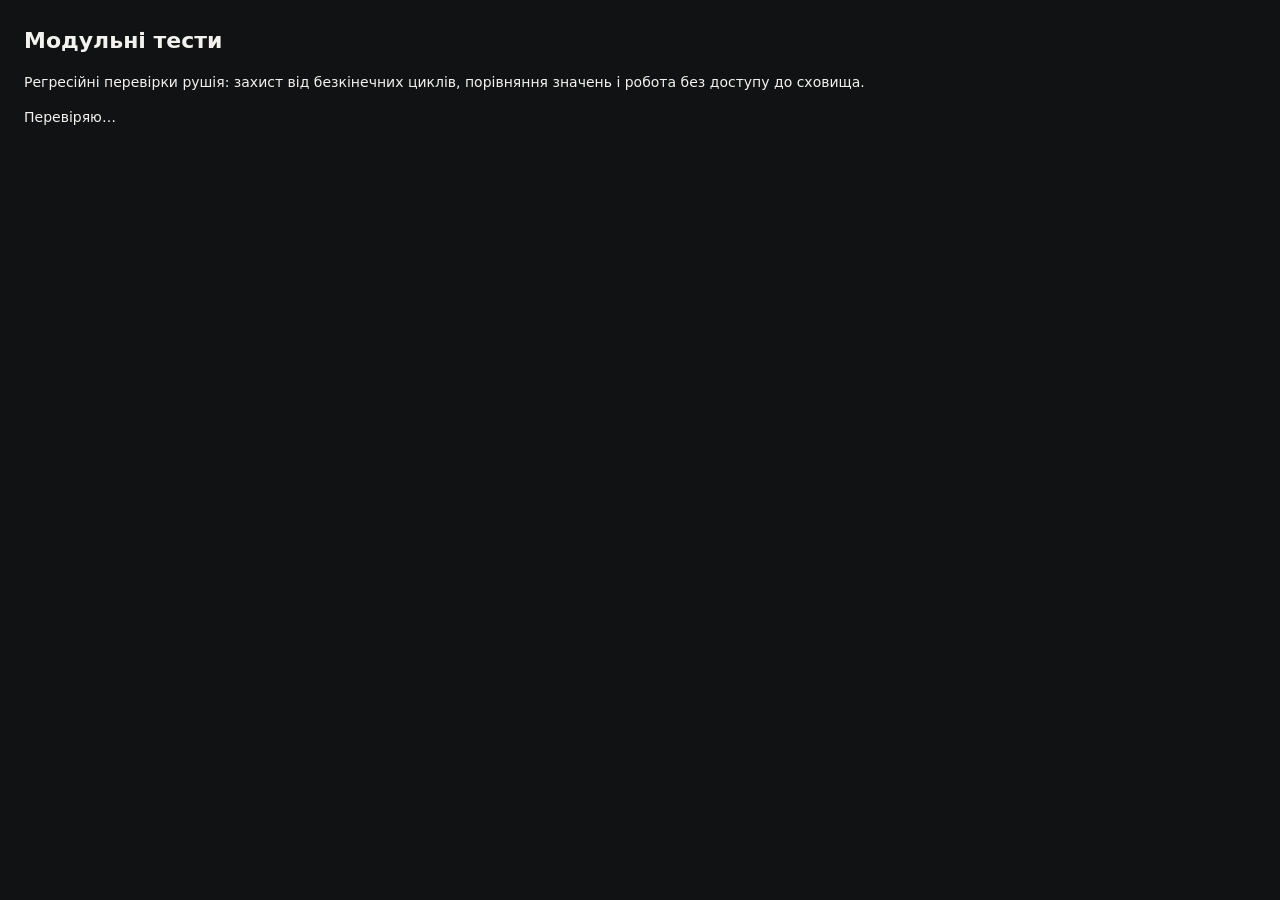
<file: tests/unit.html>
<!doctype html>
<html lang="uk">
<head>
  <meta charset="utf-8">
  <meta name="viewport" content="width=device-width, initial-scale=1">
  <title>Кодомандри — модульні тести</title>
  <style>
    body { background: #111213; color: #f3f2ee; font: 14px/1.5 system-ui, sans-serif; margin: 24px; }
    h1 { font-size: 22px; } h2 { font-size: 16px; margin-top: 24px; }
    li { margin: 2px 0; } .ok { color: #5ee0a0; } .bad { color: #ff8a76; font-weight: 700; }
    code { font-family: ui-monospace, Consolas, monospace; font-size: 12px; color: #a8aab0; }
  </style>
  <script src="../js/worlds.js"></script>
  <script src="../js/levels.js"></script>
  <script src="../js/levels-checks.js"></script>
  <script src="../js/levels-web.js"></script>
  <script src="../js/checker.js"></script>
</head>
<body>
  <h1>Модульні тести</h1>
  <p>Регресійні перевірки рушія: захист від безкінечних циклів, порівняння значень і робота без доступу до сховища.</p>
  <p id="summary">Перевіряю…</p>
  <div id="out"></div>
  <script>
    (async () => {
      const groups = [];
      let group = null;
      const section = (title) => { group = { title, items: [] }; groups.push(group); };
      const check = (name, pass, detail) => group.items.push({ name, pass: !!pass, detail });
      const { addLoopGuards } = Checker._internals;
      const jsLevel = (id) => WORLD_DATA.js.levels.find((l) => l.id === id);

      /* ---------- безкінечні цикли ---------- */
      section("Захист від безкінечних циклів");
      for (const code of ["while (true);", "for (;;) continue;", "let i = 0; while (i < 3) ;", "do ; while (true);", "for (let i = 0; i < 1; ) {}"]) {
        check("захист вставлено: " + code, addLoopGuards(code).includes("__jsqGuard()"), addLoopGuards(code));
      }
      check("рядки й коментарі не чіпаються", addLoopGuards('const s = "while (true)"; // for (;;)') === 'const s = "while (true)"; // for (;;)');
      // Справжній запуск через runCode: сторінка має не зависнути, а повернути зрозумілу помилку.
      const loopLevel = {
        taskType: "write-function", functionName: "spin",
        testCases: [{ input: [], expectedOutput: 1 }],
      };
      for (const body of ["while (true);", "for (;;) continue;", "let n = 0; while (n < 5) ; return n;"]) {
        const t0 = performance.now();
        const r = await Checker.runCode(loopLevel, "function spin() { " + body + " }");
        const ms = Math.round(performance.now() - t0);
        const text = JSON.stringify(r).slice(0, 400);
        check("runCode зупиняє «" + body + "» (" + ms + " мс)", !r.pass && /безкінечн/i.test(text) && ms < 6000, text.slice(0, 160));
      }
      const finite = await Checker.runCode({ taskType: "write-function", functionName: "sum", testCases: [{ input: [4], expectedOutput: 6 }] },
        "function sum(n) { let s = 0, i = 0; while (i < n) s += i++; for (let k = 0; k < 2; k++) ; return s; }");
      check("звичайні цикли без дужок працюють і дають правильну відповідь", finite.pass, JSON.stringify(finite.results));

      /* ---------- порівняння ---------- */
      section("Порівняння масивів (deepEqual)");
      const eq = Checker.deepEqual;
      check("[] ≠ new Array(1)", !eq([], new Array(1)));
      const sparse = [60]; sparse.length = 2;
      check("[60] ≠ [60, <порожньо>]", !eq([60], sparse));
      check("[undefined] ≠ [<порожньо>]", !eq([undefined], new Array(1)));
      check("[1, [2, 3]] = [1, [2, 3]]", eq([1, [2, 3]], [1, [2, 3]]));
      check("{ a: [1] } = { a: [1] }", eq({ a: [1] }, { a: [1] }));
      check("show() позначає порожні позиції", Checker.show(sparse) === "[60, <порожньо>]", Checker.show(sparse));

      section("Місія 35 «filter»: зайва порожня позиція не проходить");
      const l35 = jsLevel(35);
      const good = await Checker.runCode(l35, l35.solution);
      check("еталонне рішення проходить", good.pass);
      const bad = await Checker.runCode(l35, "function getBrightCrystals(brightness) {\n  const result = brightness.filter((value) => value > 50);\n  result.length += 1;\n  return result;\n}");
      check("рішення з result.length += 1 не проходить", !bad.pass, bad.results.map((r) => r.pass).join(", "));

      /* ---------- сховище ---------- */
      section("Без доступу до localStorage");
      const reports = [];
      const done = new Promise((resolve) => {
        window.addEventListener("message", (e) => {
          if (!e.data || !e.data.storageProbe) return;
          reports.push(e.data.storageProbe);
          if (e.data.storageProbe.step === 2) resolve();
        });
        setTimeout(resolve, 8000);
      });
      const frame = document.createElement("iframe");
      frame.style.display = "none";
      frame.src = "storage-probe.html?step=1";
      document.body.appendChild(frame);
      await done;
      frame.remove();
      const s1 = reports.find((r) => r.step === 1), s2 = reports.find((r) => r.step === 2);
      check("гра помічає, що зберігати на пристрої не можна", s1 && s1.persistent === false, JSON.stringify(s1));
      check("місію зараховано, нараховано XP", s1 && s1.xp > 0 && s1.completedNow.includes(1), JSON.stringify(s1));
      check("після переходу на іншу сторінку прогрес на місці", s2 && s2.completed.includes(1) && s2.xp > 0, JSON.stringify(s2));
      check("друга місія відкрита", s2 && s2.level2Unlocked, JSON.stringify(s2));

      /* ---------- міграція чернеток ---------- */
      section("Міграція чернеток JS-світу (draftVersion)");
      const KEYS = ["js-game-progress", "js-game-drafts"];
      const saved = KEYS.map((k) => localStorage.getItem(k));
      const probe = () => new Promise((resolve) => {
        const f = document.createElement("iframe");
        f.style.display = "none";
        const onMsg = (e) => {
          if (!e.data || !e.data.migrationProbe) return;
          window.removeEventListener("message", onMsg);
          f.remove();
          resolve(e.data.migrationProbe);
        };
        window.addEventListener("message", onMsg);
        setTimeout(() => resolve(null), 8000);
        f.src = "migration-probe.html?r=" + Math.random();
        document.body.appendChild(f);
      });
      const version = WORLD_DATA.js.draftVersion;
      try {
        // Гравець зі старої версії: прогрес без draftVersion і стара чернетка.
        localStorage.setItem("js-game-progress", JSON.stringify({ version: 1, completed: [1, 2], xp: 100, streak: 0, bestStreak: 0, fails: {}, celebrated: [] }));
        localStorage.setItem("js-game-drafts", JSON.stringify({ 1: "// стара чернетка" }));
        const first = await probe();
        check("перше завантаження: старі чернетки видалено", first && first.drafts === null, JSON.stringify(first));
        check("перше завантаження: пройдене й XP збережено, draftVersion записано",
          first && first.progress && Checker.deepEqual(first.progress.completed, [1, 2]) && first.progress.xp === 100 && first.progress.draftVersion === version, JSON.stringify(first));
        // Нове рішення після міграції — друге завантаження його не чіпає.
        localStorage.setItem("js-game-drafts", JSON.stringify({ 5: "// нове рішення" }));
        const second = await probe();
        check("друге завантаження: нова чернетка на місці", second && second.drafts && second.drafts[5] === "// нове рішення", JSON.stringify(second));
        const third = await probe();
        check("третє завантаження: нічого не змінилось", third && Checker.deepEqual(third.drafts, { 5: "// нове рішення" }) && third.progress.draftVersion === version, JSON.stringify(third));
      } finally {
        KEYS.forEach((k, i) => (saved[i] === null ? localStorage.removeItem(k) : localStorage.setItem(k, saved[i])));
      }

      /* ---------- звіт ---------- */
      const all = groups.flatMap((g) => g.items);
      const failed = all.filter((i) => !i.pass);
      const esc = (t) => String(t).replace(/[&<>]/g, (c) => ({ "&": "&amp;", "<": "&lt;", ">": "&gt;" }[c]));
      document.getElementById("summary").innerHTML = failed.length
        ? '<span class="bad">Не пройшло ' + failed.length + " з " + all.length + "</span>"
        : '<span class="ok">Усі ' + all.length + " модульних тестів пройдено ✓</span>";
      document.getElementById("out").innerHTML = groups.map((g) => "<h2>" + esc(g.title) + "</h2><ul>" + g.items.map((i) =>
        '<li class="' + (i.pass ? "ok" : "bad") + '">' + (i.pass ? "✓ " : "✗ ") + esc(i.name) + (!i.pass && i.detail ? " <code>" + esc(i.detail) + "</code>" : "") + "</li>").join("") + "</ul>").join("");
    })();
  </script>
</body>
</html>
</file>
<file: css/style.css>
/* =========================================================
   JS Quest — стилі.
   Темний графітовий фон, жовтий акцент JavaScript,
   м'ятно-зелені стани успіху. Піксель-арт — лише в canvas,
   увесь текст і UI — сучасні й читабельні.
   ========================================================= */

@font-face {
  font-family: "Roboto Slab";
  src: url("../assets/fonts/roboto-slab-cyrillic-800.woff2") format("woff2");
  font-style: normal;
  font-weight: 800;
  font-display: swap;
  unicode-range: U+0400-045F, U+0490-0491;
}

:root {
  --bg: #111213;
  --bg-raised: #161719;
  --surface: #1b1c1f;
  --surface-2: #222327;
  --surface-3: #2a2b30;
  --border: #2d2e33;
  --border-strong: #3b3c42;

  --text: #f3f2ee;
  --text-muted: #a8aab0;
  --text-dim: #8f9299; /* ≥ 4.5:1 на всіх поверхнях — для дрібного другорядного тексту */

  --yellow: #f7d23a;
  --yellow-hover: #ffe061;
  --yellow-soft: rgba(247, 210, 58, 0.12);
  --yellow-ink: #191404;
  --mint: #5ee0a0;
  --mint-soft: rgba(94, 224, 160, 0.12);
  --mint-border: rgba(94, 224, 160, 0.45);
  --coral: #ff8a76;
  --coral-soft: rgba(255, 138, 118, 0.12);

  --font: "Manrope", system-ui, -apple-system, "Segoe UI", Roboto, sans-serif;
  --mono: "JetBrains Mono", ui-monospace, "Cascadia Code", Consolas, monospace;

  --r-sm: 6px;
  --r: 10px;
  --r-lg: 14px;

  --s1: 4px;
  --s2: 8px;
  --s3: 12px;
  --s4: 16px;
  --s5: 20px;
  --s6: 24px;
  --s8: 32px;

  --sidebar-w: 200px;
  --ease: cubic-bezier(0.2, 0.7, 0.2, 1);
  color-scheme: dark;
}

*, *::before, *::after { box-sizing: border-box; }

html { -webkit-text-size-adjust: 100%; }

body {
  margin: 0;
  background: var(--bg);
  color: var(--text);
  font-family: var(--font);
  font-size: 15px;
  line-height: 1.5;
  -webkit-font-smoothing: antialiased;
}

h1, h2, h3, p { margin: 0; }
ul, ol { margin: 0; padding: 0; list-style: none; }
a { color: inherit; }
button, input, textarea { font: inherit; color: inherit; }
code { font-family: var(--mono); font-size: 0.88em; background: var(--surface-3); border-radius: 4px; padding: 0.08em 0.35em; }
/* Лігатури JetBrains Mono перетворюють >= на «≥» — новачок може подумати, що так і треба друкувати. */
code, pre, textarea, kbd, .text-input { font-variant-ligatures: none; font-feature-settings: "liga" 0, "calt" 0; }

.pixel { image-rendering: pixelated; image-rendering: crisp-edges; display: block; }

.icon { width: 1.15em; height: 1.15em; flex: none; }

.visually-hidden {
  position: absolute !important; width: 1px; height: 1px; padding: 0; margin: -1px;
  overflow: hidden; clip: rect(0 0 0 0); white-space: nowrap; border: 0;
}

.skip-link {
  position: absolute; left: var(--s4); top: -60px; z-index: 100;
  background: var(--yellow); color: var(--yellow-ink); padding: var(--s2) var(--s4);
  border-radius: var(--r-sm); font-weight: 700; text-decoration: none;
}
.skip-link:focus { top: var(--s4); }

:focus-visible { outline: 2px solid var(--yellow); outline-offset: 2px; }

/* ---------- каркас ---------- */

.shell { display: flex; min-height: 100vh; }

.sidebar {
  position: sticky; top: 0; height: 100vh; width: var(--sidebar-w); flex: none;
  display: flex; flex-direction: column; gap: var(--s6);
  padding: var(--s6) 0 0; background: var(--bg-raised); border-right: 1px solid var(--border);
  overflow: hidden;
}

.logo { display: flex; align-items: center; padding: 0 var(--s4); text-decoration: none; min-height: 56px; }
.logo-wordmark { display: inline-flex; white-space: nowrap; font-family: "Roboto Slab", Georgia, serif; font-size: clamp(20px, 1.6vw, 24px); font-weight: 800; letter-spacing: -0.055em; line-height: 1.2; }
.logo-wordmark-main { color: #fff; transition: color 0.18s ease; }
.logo-wordmark-accent { color: var(--yellow); transition: color 0.18s ease; }
.logo:hover .logo-wordmark-main, .logo:focus-visible .logo-wordmark-main { color: var(--yellow-hover); }
.logo:hover .logo-wordmark-accent, .logo:focus-visible .logo-wordmark-accent { color: var(--text); }

.nav ul { display: flex; flex-direction: column; gap: var(--s1); padding: 0 var(--s2); }
.nav-link {
  display: flex; align-items: center; gap: var(--s3);
  padding: 12px var(--s4); border-radius: var(--r); text-decoration: none;
  color: var(--text-muted); font-weight: 600; position: relative;
  transition: background 0.15s, color 0.15s;
}
.nav-link .icon { width: 22px; height: 22px; }
.nav-link:hover { color: var(--text); background: var(--surface); }
.nav-link.is-active { color: var(--yellow); background: var(--yellow-soft); }
.nav-link.is-active::before {
  content: ""; position: absolute; left: -8px; top: 8px; bottom: 8px; width: 3px; border-radius: 0 3px 3px 0; background: var(--yellow);
}

/* Мандрівник унизу меню: ілюстрація героя і рівень. */
.sidebar-hero { margin-top: auto; position: relative; }
.sidebar-hero-art {
  display: block; width: 100%; height: auto; pointer-events: none;
  -webkit-mask-image: linear-gradient(to bottom, transparent, #000 22%, #000 70%, transparent);
  mask-image: linear-gradient(to bottom, transparent, #000 22%, #000 70%, transparent);
}
.sidebar-hero-info { position: relative; margin-top: -22px; padding: 0 var(--s5) var(--s5); display: grid; gap: 4px; }
.sidebar-hero-info strong { font-size: 14px; font-weight: 800; }
.sidebar-hero-info span { font-size: 13px; color: var(--text-muted); }
.sidebar-hero-info .xp-bar { height: 8px; margin-top: 4px; }
.sidebar-hero-info small { font-size: 12px; color: var(--text-dim); text-align: center; font-variant-numeric: tabular-nums; }
.bubble {
  position: relative; border: 1px solid var(--border-strong); border-radius: var(--r);
  padding: var(--s2) var(--s3); font-size: 13px; color: var(--text-muted); background: var(--surface);
}
.bubble::after {
  content: ""; position: absolute; right: 26px; bottom: -7px; width: 12px; height: 12px;
  background: var(--surface); border-right: 1px solid var(--border-strong); border-bottom: 1px solid var(--border-strong);
  transform: rotate(45deg);
}
@keyframes bob { 50% { transform: translateY(-3px); } }

.main { flex: 1; min-width: 0; padding: var(--s6) var(--s6) var(--s8); outline: none; }

.view { display: flex; flex-direction: column; gap: var(--s5); max-width: 1480px; margin: 0 auto; }
.view[hidden] { display: none; }

.card { background: var(--surface); border: 1px solid var(--border); border-radius: var(--r-lg); }

.eyebrow { font-size: 12px; font-weight: 700; letter-spacing: 0.06em; text-transform: uppercase; color: var(--text-dim); }

.section-title { font-size: 20px; font-weight: 800; margin-top: var(--s3); }

/* ---------- кнопки ---------- */

.btn {
  display: inline-flex; align-items: center; justify-content: center; gap: var(--s2);
  min-height: 44px; padding: 10px var(--s5); border-radius: var(--r); border: 1px solid transparent;
  font-weight: 700; text-decoration: none; cursor: pointer; white-space: nowrap;
  transition: background 0.15s, border-color 0.15s, transform 0.1s;
}
.btn:active { transform: translateY(1px); }
.btn-primary { background: var(--yellow); color: var(--yellow-ink); }
.btn-primary:hover { background: var(--yellow-hover); }
.btn-primary .icon { width: 18px; height: 18px; }
.btn-lg { min-height: 56px; font-size: 18px; width: 100%; }
.btn-ghost { background: transparent; border-color: var(--border-strong); color: var(--text); }
.btn-ghost:hover { background: var(--surface-2); }
.btn[disabled] { opacity: 0.5; cursor: not-allowed; }

.icon-btn {
  display: grid; place-items: center; width: 40px; height: 40px; flex: none;
  border-radius: var(--r-sm); border: 1px solid var(--border-strong); background: var(--surface-2); cursor: pointer;
}
.icon-btn:hover { background: var(--surface-3); }

/* ---------- верхня панель ---------- */

.topbar { display: grid; grid-template-columns: minmax(0, 1fr) minmax(300px, 370px); gap: var(--s5); align-items: center; }
.topbar-title { display: flex; align-items: center; gap: var(--s6); flex-wrap: wrap; }
.topbar h1 { font-size: clamp(30px, 4vw, 52px); font-weight: 800; letter-spacing: -0.03em; line-height: 1.05; }
.subtitle { color: var(--text-muted); font-size: 15px; }

.xp-card { background: var(--surface); border: 1px solid var(--border); border-radius: var(--r-lg); padding: var(--s4) var(--s5); }
.xp-head { display: flex; justify-content: space-between; align-items: baseline; gap: var(--s3); margin-bottom: var(--s3); }
.xp-head strong { font-size: 18px; font-weight: 800; }
.xp-head span { color: var(--text-muted); font-size: 14px; font-variant-numeric: tabular-nums; }
.xp-bar { height: 12px; background: var(--surface-3); border-radius: 99px; overflow: hidden; }
.xp-bar span { display: block; height: 100%; background: var(--yellow); border-radius: 99px; transition: width 0.8s var(--ease); }

/* ---------- карта ---------- */

.map-layout { display: grid; grid-template-columns: minmax(0, 1fr) minmax(300px, 370px); gap: var(--s5); align-items: start; }

.map-card { position: relative; padding: 0; overflow: hidden; }
.map-scroll { overflow: hidden; scrollbar-width: thin; border-radius: var(--r-lg); }
.map-stage { position: relative; width: 100%; aspect-ratio: 400 / 250; }
.map-canvas { width: 100%; height: 100%; }
.map-path { position: absolute; inset: 0; width: 100%; height: 100%; pointer-events: none; }
.trail { fill: none; stroke-linecap: round; stroke-width: 3; vector-effect: non-scaling-stroke; stroke-dasharray: 1 9; }
.trail.is-done { stroke: #fffaf0; }
.trail.is-next { stroke: var(--yellow); stroke-width: 4; animation: march 1.2s linear infinite; }
.trail.is-locked { stroke: rgba(230, 232, 236, 0.55); stroke-width: 2.5; }
@keyframes march { to { stroke-dashoffset: -20; } }

/* Компактні підписи 3D-карти: значки замість назв. */
.map-stage.is-compact .loc-label:not(.is-current):not(:hover):not(:focus-visible):not(.is-selected) .loc-text { display: none; }
.map-stage.is-compact .loc-label.is-locked:not(:hover):not(:focus-visible):not(.is-selected) .loc-name { display: none; }
.map-stage.is-compact .loc-label.is-done:not(:hover):not(:focus-visible):not(.is-selected) .loc-name { padding: 3px; border-radius: 50%; }
.map-stage.is-compact .loc-label:hover, .map-stage.is-compact .loc-label:focus-visible, .map-stage.is-compact .loc-label.is-selected { z-index: 2; }
.map-stage.is-compact .loc-lock { width: 24px; height: 24px; } /* мінімальна ціль натискання — 24 px */

/* Намальована карта світу: ілюстрація під підписами локацій. */
.map-art { position: absolute; inset: 0; display: block; width: 100%; height: 100%; object-fit: cover; user-select: none; -webkit-user-drag: none; }
.map-art[hidden], .map-canvas[hidden] { display: none; }
/* Над закритими землями — туман, що розвіюється, коли локацію відкрито. */
.map-stage.is-art .loc-label.is-locked::before {
  content: ""; position: absolute; left: 50%; top: -60px; width: 190px; height: 120px; transform: translateX(-50%);
  border-radius: 50%; background: radial-gradient(closest-side, rgba(232, 238, 244, 0.72), rgba(232, 238, 244, 0.35) 60%, transparent);
  pointer-events: none; z-index: -1;
}
.map-stage { flex: none; }
.map-hero[hidden] { display: none; }
.map-hero { position: absolute; width: 4.6%; pointer-events: none; z-index: 2; filter: drop-shadow(0 2px 0 rgba(0, 0, 0, 0.35)); }
.map-hero canvas { width: 100%; height: auto; animation: bob 1.4s steps(2) infinite; }
.map-hero::after {
  content: ""; position: absolute; left: 10%; right: 10%; bottom: -6%; height: 12%;
  border-radius: 50%; background: radial-gradient(rgba(247, 210, 58, 0.75), transparent 70%); z-index: -1;
}

.map-labels { position: absolute; inset: 0; z-index: 3; }
.loc-label {
  position: absolute; transform: translateX(-50%);
  display: flex; flex-direction: column; align-items: center; gap: 4px;
  padding: 0; border: 0; background: none; cursor: pointer;
}
.loc-label.align-right { transform: translateX(-100%); align-items: flex-end; }
.loc-name {
  display: inline-flex; align-items: center; gap: 6px; white-space: nowrap;
  padding: 5px 10px 5px 6px; border-radius: 8px; font-size: 13px; font-weight: 700;
  background: rgba(17, 18, 19, 0.88); border: 1px solid rgba(255, 255, 255, 0.12); color: var(--text);
  box-shadow: 0 2px 0 rgba(0, 0, 0, 0.3); transition: transform 0.15s var(--ease), border-color 0.15s;
}
.loc-label.is-locked .loc-name { color: var(--text-muted); padding-left: 10px; }
.loc-label.is-current .loc-name { border-color: var(--yellow); color: var(--yellow); box-shadow: 0 0 0 3px rgba(247, 210, 58, 0.18); }
.loc-label:hover .loc-name, .loc-label.is-selected .loc-name { transform: translateY(-2px); border-color: var(--yellow); }
.loc-label:focus-visible { outline: none; }
.loc-label:focus-visible .loc-name { outline: 2px solid var(--yellow); outline-offset: 2px; }
.loc-icon { display: grid; place-items: center; width: 20px; height: 20px; border-radius: 50%; }
.loc-icon .icon { width: 13px; height: 13px; stroke-width: 3; }
.loc-icon.is-done { background: var(--mint); color: #0d2a1c; }
.loc-icon.is-current { background: var(--yellow); color: var(--yellow-ink); }
.loc-lock {
  order: -1; display: grid; place-items: center; width: 26px; height: 26px; border-radius: 50%;
  background: rgba(17, 18, 19, 0.88); border: 1px solid rgba(255, 255, 255, 0.14); color: var(--text-muted);
}
.loc-lock .icon { width: 14px; height: 14px; }
.loc-here {
  background: var(--yellow); color: var(--yellow-ink); font-size: 12px; font-weight: 800;
  padding: 2px 10px; border-radius: 6px; box-shadow: 0 2px 0 rgba(0, 0, 0, 0.3);
}

.location-panel {
  position: absolute; left: var(--s4); bottom: var(--s4); z-index: 5;
  width: min(380px, calc(100% - 32px)); max-height: calc(100% - 32px); overflow: auto;
  background: rgba(22, 23, 25, 0.97); border: 1px solid var(--border-strong); border-radius: var(--r-lg);
  padding: var(--s4); box-shadow: 0 18px 50px rgba(0, 0, 0, 0.45);
  animation: rise 0.25s var(--ease);
}
.location-panel[hidden] { display: none; }
@keyframes rise { from { opacity: 0; transform: translateY(10px); } }
.panel-head { display: flex; justify-content: space-between; gap: var(--s3); margin-bottom: var(--s3); }
.panel-head h2 { font-size: 20px; font-weight: 800; margin: 2px 0 4px; }
.panel-event { font-size: 13px; color: var(--text-muted); display: flex; gap: 6px; align-items: flex-start; }
.panel-event .icon { color: var(--mint); margin-top: 2px; }
.panel-note { display: flex; gap: var(--s2); align-items: center; font-size: 13px; color: var(--text-muted); background: var(--surface-2); border-radius: var(--r-sm); padding: var(--s2) var(--s3); margin-bottom: var(--s3); }

.lv-list { display: flex; flex-direction: column; gap: 2px; }
.lv-row {
  display: grid; grid-template-columns: 28px 24px minmax(0, 1fr) auto; align-items: center; gap: var(--s2);
  padding: 8px var(--s2); border-radius: var(--r-sm); text-decoration: none;
}
a.lv-row:hover { background: var(--surface-2); }
.lv-row.is-locked { opacity: 0.5; }
.lv-badge { display: grid; place-items: center; width: 24px; height: 24px; border-radius: 50%; background: var(--surface-3); color: var(--text-dim); }
.lv-badge .icon { width: 13px; height: 13px; }
.lv-badge.is-done { background: var(--mint); color: #0d2a1c; }
.lv-badge.is-done .icon { stroke-width: 3; }
.lv-badge.is-available { background: var(--yellow); color: var(--yellow-ink); }
.lv-num { color: var(--text-dim); font-size: 13px; font-variant-numeric: tabular-nums; }
.lv-title { font-weight: 600; font-size: 14px; display: flex; flex-direction: column; min-width: 0; }
.lv-title small { color: var(--text-dim); font-weight: 500; font-size: 12px; }
.lv-xp { color: var(--yellow); font-size: 12px; font-weight: 700; }

/* ---------- картка місії ---------- */

.mission-card { padding: var(--s6); display: flex; flex-direction: column; gap: var(--s4); }
.mission-card h2 { font-size: clamp(26px, 2.6vw, 34px); font-weight: 800; letter-spacing: -0.02em; line-height: 1.1; }
.mission-story { color: var(--text-muted); font-size: 16px; }
.scene-frame { border-radius: var(--r); overflow: hidden; border: 1px solid var(--border-strong); background: #0c0d0e; }
.scene-canvas { width: 100%; height: auto; aspect-ratio: 192 / 128; }
/* Картка місії на карті: та сама ілюстрована сцена, що й на екрані місії, але ширша. */
.scene-frame .scene-art { aspect-ratio: 3 / 2; }
.scene-frame .scene-hero { height: 58%; }
.mission-meta { display: flex; flex-wrap: wrap; gap: var(--s2) var(--s5); align-items: center; margin: 0; }
.mission-meta dd { margin: 0; display: flex; align-items: center; gap: var(--s2); font-weight: 600; color: var(--text-muted); }
.mission-meta .xp-reward { color: var(--yellow); font-weight: 800; }
.mission-meta .task-type { font-size: 13px; padding: 2px 10px; border: 1px solid var(--border-strong); border-radius: 99px; }

/* ---------- інвентар ---------- */

.inventory { display: flex; align-items: center; gap: var(--s6); padding: var(--s5) var(--s6); }
.inventory-intro { flex: none; width: 230px; padding-right: var(--s6); border-right: 1px solid var(--border); }
.inventory-intro h2 { font-size: 22px; font-weight: 800; }
.inventory-intro p { color: var(--text-muted); margin-top: 4px; }
.inventory-slots { display: flex; flex-wrap: wrap; gap: var(--s2); flex: 1; padding: 2px; }
.slot {
  flex: none; width: 58px; height: 58px; border-radius: var(--r);
  border: 1px dashed var(--border-strong); display: grid; place-items: center;
}
.slot.is-filled { border: 1px solid var(--border-strong); background: var(--surface-2); }
.slot canvas { width: 40px; height: 40px; }
.slot .trophy-img { width: 88%; height: 88%; object-fit: contain; }
.parchment {
  flex: none; width: 190px; padding: var(--s3) var(--s4); text-align: center; font-size: 13px; font-weight: 600;
  color: #3b2a12; background: #d9bf8c; border-radius: 4px;
  box-shadow: inset 0 0 0 2px #c2a46c, inset 0 0 18px rgba(120, 80, 30, 0.35);
}

/* ---------- проєкти й журнал ---------- */

.projects-grid { display: grid; grid-template-columns: repeat(auto-fill, minmax(250px, 1fr)); gap: var(--s4); }
.project { display: flex; flex-direction: column; gap: var(--s2); padding: var(--s5); text-decoration: none; transition: border-color 0.15s, transform 0.15s var(--ease); }
a.project:hover { border-color: var(--yellow); transform: translateY(-2px); }
.project.is-locked { opacity: 0.55; }
.project h3 { font-size: 18px; font-weight: 800; }
.project p { color: var(--text-muted); font-size: 14px; }
.project-meta { margin-top: auto; padding-top: var(--s2); color: var(--text-dim); font-size: 13px; }
.project-status { display: inline-flex; align-items: center; gap: 6px; font-size: 12px; font-weight: 700; text-transform: uppercase; letter-spacing: 0.05em; color: var(--text-dim); }
.project-status.is-done { color: var(--mint); }
.project-status.is-available { color: var(--yellow); }

.journal { display: flex; flex-direction: column; gap: var(--s2); }
.journal-item summary {
  display: grid; grid-template-columns: 36px minmax(0, 1fr) auto 20px; align-items: center; gap: var(--s3);
  padding: var(--s3) var(--s4); cursor: pointer; list-style: none;
}
.journal-item summary::-webkit-details-marker { display: none; }
.journal-icon { display: grid; place-items: center; width: 34px; height: 34px; border-radius: 50%; background: var(--surface-3); color: var(--text-dim); }
.journal-item.is-done .journal-icon { background: var(--mint); color: #0d2a1c; }
.journal-item.is-current .journal-icon { background: var(--yellow); color: var(--yellow-ink); }
.journal-name { font-weight: 800; display: flex; flex-direction: column; }
.journal-name small { color: var(--text-dim); font-weight: 500; font-size: 13px; }
.journal-count { color: var(--text-muted); font-variant-numeric: tabular-nums; font-weight: 600; }
.journal-chevron { transition: transform 0.2s; color: var(--text-dim); }
.journal-item[open] .journal-chevron { transform: rotate(180deg); }
.journal-item .lv-list { padding: 0 var(--s3) var(--s3); }

/* ---------- профіль ---------- */

.profile { display: flex; flex-direction: column; gap: var(--s5); }
.profile-hero { display: flex; gap: var(--s8); padding: var(--s6); align-items: center; }
.profile-avatar {
  flex: none; width: 180px; height: 200px; border-radius: var(--r); display: grid; place-items: center; padding: var(--s2);
  overflow: hidden; background: radial-gradient(ellipse at 50% 85%, rgba(247, 210, 58, 0.12), transparent 62%), var(--surface-2);
  border: 1px solid var(--border-strong);
}
.profile-avatar img { display: block; width: 100%; height: 100%; object-fit: contain; object-position: center; }
.profile-info { flex: 1; display: flex; flex-direction: column; gap: var(--s2); }
.profile-info h2 { font-size: 34px; font-weight: 800; }
.stats { display: grid; grid-template-columns: repeat(auto-fill, minmax(150px, 1fr)); gap: var(--s3); margin: var(--s4) 0 0; }
.stats div { background: var(--surface-2); border-radius: var(--r); padding: var(--s3) var(--s4); }
.stats dt { color: var(--text-dim); font-size: 12px; font-weight: 600; }
.stats dd { margin: 2px 0 0; font-size: 20px; font-weight: 800; display: flex; align-items: center; gap: 6px; }
.stats dd .icon { color: var(--yellow); }
.trophy-grid { display: grid; grid-template-columns: repeat(auto-fill, minmax(280px, 1fr)); gap: var(--s3); }
.trophy { display: flex; gap: var(--s4); padding: var(--s4); align-items: flex-start; }
.trophy-art { flex: none; width: 72px; height: 72px; border-radius: var(--r); background: var(--surface-2); display: grid; place-items: center; }
.trophy-art canvas { width: 48px; height: 48px; }
.trophy-art .trophy-img { width: 66px; height: 66px; object-fit: contain; }
.trophy-art .is-silhouette { filter: brightness(0) opacity(0.35); }
.trophy-info { display: flex; flex-direction: column; gap: 6px; min-width: 0; flex: 1; }
.trophy h3 { font-size: 16px; font-weight: 800; display: flex; flex-wrap: wrap; align-items: center; gap: 6px; }
.trophy-badge { font-size: 11px; font-weight: 800; letter-spacing: 0.03em; text-transform: uppercase; padding: 2px 8px; border-radius: 99px; color: var(--text-muted); background: var(--surface-3); }
.trophy.is-owned .trophy-badge { color: #0d2a1c; background: var(--mint); }
.trophy-facts { margin: 0; display: flex; flex-direction: column; gap: 2px; font-size: 13px; }
.trophy-facts div { display: flex; gap: 6px; }
.trophy-facts dt { color: var(--text-dim); flex: none; }
.trophy-facts dt::after { content: ":"; }
.trophy-facts dd { margin: 0; color: var(--text-muted); }
.trophy-why { display: flex; gap: 6px; align-items: flex-start; font-size: 13px; color: var(--text-muted); }
.trophy-why .icon { flex: none; width: 16px; height: 16px; margin-top: 2px; }
.trophy-why strong { color: var(--text); }
.trophy.is-owned { border-color: var(--mint-border); }
.trophy.is-owned .trophy-why .icon { color: var(--mint); }
.trophy-progress { display: flex; align-items: center; gap: var(--s2); font-size: 12px; color: var(--text-muted); font-variant-numeric: tabular-nums; }
.trophy-progress .xp-bar { flex: 1; height: 8px; }
.danger-zone { display: flex; justify-content: flex-end; }
/* Резервні копії: розділ видно лише тоді, коли модуль збереження додав у гніздо свої дії. */
.save-panel { display: flex; flex-wrap: wrap; align-items: center; justify-content: space-between; gap: var(--s3) var(--s5); padding: var(--s4) var(--s5); }
.save-panel > div:first-child { min-width: 0; flex: 1 1 260px; }
.save-actions { display: flex; flex: 0 0 auto; flex-wrap: wrap; align-items: center; gap: 10px; }
.save-actions .action-slot { display: flex; flex-wrap: wrap; gap: 10px; }
.save-actions .action-slot > * { min-width: 0; }
.save-actions .action-slot:empty { display: none; }
.save-panel h2 { font-size: 18px; font-weight: 800; }
.save-panel p { color: var(--text-muted); font-size: 14px; }
.save-panel:not(:has(.action-slot > *)) { display: none; }
.review-list { width: 100%; max-width: 100%; min-width: 0; padding: var(--s4) var(--s5); }
.review-list h2 { margin-bottom: var(--s3); font-size: 18px; font-weight: 800; line-height: 1.35; overflow-wrap: anywhere; }
.review-list ul { display: grid; grid-template-columns: repeat(auto-fit, minmax(min(100%, 250px), 1fr)); gap: var(--s2); margin: 0; padding: 0; list-style: none; }
.review-list li { min-width: 0; }
.review-list a { display: block; min-width: 0; min-height: 42px; padding: 10px var(--s3); border: 1px solid var(--border); border-radius: var(--r-sm); background: var(--surface-2); color: var(--text); line-height: 1.45; text-decoration: none; overflow-wrap: anywhere; word-break: normal; }
.review-list a:hover, .review-list a:focus-visible { border-color: var(--yellow); background: var(--surface-3); }
.review-list > p { margin: 0; padding: var(--s3); border: 1px dashed var(--border-strong); border-radius: var(--r-sm); color: var(--text-muted); overflow-wrap: anywhere; }

@media (max-width: 900px) {
  .profile-hero .profile-avatar { width: min(100%, 260px); align-self: center; }
}

@media (max-width: 560px) {
  .save-panel { padding: var(--s4); }
  .save-actions, .save-actions .action-slot { width: 100%; }
  .save-actions .action-slot { display: grid; grid-template-columns: repeat(2, minmax(0, 1fr)); }
  .save-actions .action-slot .btn { min-width: 0; min-height: 44px; padding-inline: 8px; font-size: 12px; line-height: 1.25; }
  .save-actions .action-slot .btn .icon { flex: none; width: 15px; height: 15px; }
  .game-dialog { padding: var(--s4); }
  .game-dialog-actions { justify-content: stretch; }
  .game-dialog-actions .btn { flex: 1 1 auto; }
}

/* ---------- світ-хаб ---------- */

.hub-layout { display: grid; grid-template-columns: minmax(0, 1fr) minmax(300px, 370px); gap: var(--s5); align-items: start; }
.hub-main { display: flex; flex-direction: column; gap: var(--s4); min-width: 0; }
.hub-head { display: flex; align-items: baseline; gap: var(--s5); flex-wrap: wrap; }
.hub-head h1 { font-size: clamp(30px, 4vw, 52px); font-weight: 800; letter-spacing: -0.03em; line-height: 1.05; }
.hub-scene { padding: 0; overflow: hidden; }
.hub-stage { position: relative; container-type: inline-size; }
.hub-art { display: block; width: 100%; height: auto; user-select: none; -webkit-user-drag: none; }
.hub-portals { position: absolute; inset: 0; }

/* Портал = клікабельна арка з підписом унизу; підпис гри лягає поверх намальованого. */
.portal-spot {
  position: absolute; display: flex; flex-direction: column; justify-content: flex-end; align-items: center;
  padding: 0; border: 0; background: none; cursor: pointer; border-radius: 18px;
}
.portal-spot::before {
  content: ""; position: absolute; left: 12%; right: 12%; top: 0; bottom: 18%; border-radius: 50% 50% 10% 10% / 30% 30% 10% 10%;
  box-shadow: 0 0 0 0 transparent; transition: box-shadow 0.25s var(--ease), background 0.25s;
}
.portal-spot:hover::before, .portal-spot.is-selected::before { background: radial-gradient(closest-side, rgba(247, 210, 58, 0.16), transparent); }
.portal-label {
  position: relative; display: grid; justify-items: center; gap: 0.25cqw; width: 100%; min-width: 0; min-height: 6.5cqw; align-content: center;
  padding: 0.6cqw 1cqw; border-radius: 1.1cqw; text-align: center;
  background: rgba(20, 21, 23, 0.94); border: 2px solid rgba(255, 255, 255, 0.1);
  box-shadow: 0 0.4cqw 1.2cqw rgba(0, 0, 0, 0.45); transition: transform 0.15s var(--ease), border-color 0.15s;
}
.portal-label strong { max-width: 100%; font-size: clamp(11px, 1.42cqw, 16px); font-weight: 800; line-height: 1.2; color: var(--text); overflow-wrap: anywhere; }
.portal-label small { max-width: 100%; font-size: clamp(10px, 1.08cqw, 12px); color: var(--text-muted); line-height: 1.25; overflow-wrap: anywhere; }
.portal-spot:hover .portal-label, .portal-spot:focus-visible .portal-label { transform: translateY(-2px); border-color: rgba(247, 210, 58, 0.6); }
.portal-spot.is-selected .portal-label { border-color: var(--yellow); box-shadow: 0 0 0 0.35cqw rgba(247, 210, 58, 0.2), 0 0 1.6cqw rgba(247, 210, 58, 0.35); }
.portal-spot.is-selected .portal-label strong { color: var(--yellow); }
.portal-spot.is-soon .portal-label strong, .portal-spot.is-locked .portal-label strong { color: #d9dbe0; }
.portal-spot:focus-visible { outline: none; }
.portal-spot:focus-visible .portal-label { outline: 2px solid var(--yellow); outline-offset: 2px; }
.portal-badge { position: absolute; top: -0.9cqw; right: -0.9cqw; display: grid; place-items: center; width: 2.2cqw; height: 2.2cqw; min-width: 18px; min-height: 18px; border-radius: 50%; }
.portal-badge.is-done { background: var(--mint); color: #0d2a1c; }
.portal-badge .icon { width: 70%; height: 70%; stroke-width: 3; }

.hub-side { display: flex; flex-direction: column; gap: var(--s4); }
.world-panel { padding: var(--s6) var(--s5); display: flex; flex-direction: column; gap: var(--s4); }
.world-panel .eyebrow { color: var(--yellow); text-transform: none; letter-spacing: 0; font-size: 14px; }
.wp-title { font-size: clamp(26px, 2.4vw, 34px); font-weight: 800; letter-spacing: -0.02em; line-height: 1.1; margin-top: calc(-1 * var(--s2)); }
.wp-blurb { color: var(--text-muted); font-size: 15px; }
.wp-stats { display: grid; grid-template-columns: 1fr 1fr; gap: var(--s3); margin-top: var(--s2); }
.wp-stat { display: flex; align-items: center; gap: var(--s3); font-size: 14px; font-weight: 600; }
.wp-ic { display: grid; place-items: center; width: 46px; height: 46px; border-radius: 50%; border: 1px solid var(--border-strong); flex: none; }
.wp-ic .icon { width: 20px; height: 20px; }
.wp-progress-head { display: flex; justify-content: space-between; font-size: 14px; font-weight: 600; margin-bottom: var(--s2); font-variant-numeric: tabular-nums; }
.wp-progress .xp-bar { height: 10px; }
.xp-bar.is-mint span { background: var(--mint); }
.wp-subtitle { font-size: 15px; font-weight: 800; margin-top: var(--s2); }
.next-step {
  display: flex; align-items: center; gap: var(--s3); padding-right: var(--s3); min-height: 72px; overflow: hidden;
  border: 1px solid var(--border-strong); border-radius: var(--r); text-decoration: none; color: var(--text); font-weight: 800;
  background: var(--surface-2, rgba(255, 255, 255, 0.03)); transition: border-color 0.15s;
}
.next-step:hover { border-color: var(--yellow); }
.next-step img { width: 120px; height: 72px; object-fit: cover; flex: none; }
.next-step-ph { display: grid; place-items: center; width: 72px; height: 72px; flex: none; color: var(--yellow); }
.next-step span { flex: 1; min-width: 0; }
.btn-block { width: 100%; justify-content: center; min-height: 54px; font-size: 17px; }
.wp-link { display: inline-flex; align-items: center; justify-content: center; gap: var(--s2); color: var(--text-muted); text-decoration: none; font-weight: 600; font-size: 14px; padding: var(--s2); border-bottom: 1px solid var(--border); padding-bottom: var(--s4); }
.wp-link:hover { color: var(--text); }
.wp-note { display: flex; gap: var(--s2); align-items: flex-start; font-size: 14px; color: var(--text-muted); background: var(--surface-3); border-radius: var(--r); padding: var(--s3) var(--s4); }
.wp-note .icon { flex: none; margin-top: 2px; color: var(--yellow); }
.wp-note.is-done .icon { color: var(--mint); }
.section-sub { font-size: 14px; font-weight: 600; color: var(--text-dim); }

/* ---------- екран локації ---------- */

.loc-bar { display: flex; align-items: center; gap: var(--s4); flex-wrap: wrap; }
.loc-bar h1 { font-size: clamp(26px, 3.2vw, 40px); font-weight: 800; letter-spacing: -0.02em; }
.loc-range { color: var(--text-muted); padding-left: var(--s4); border-left: 1px solid var(--border-strong); font-variant-numeric: tabular-nums; }
.loc-card { position: relative; overflow: hidden; padding: 0; container-type: inline-size; }
.loc-scroll { overflow: hidden; border-radius: var(--r-lg); }
.loc-scroll.is-zoomed { overflow: auto; max-height: 78vh; }
.loc-stage { position: relative; width: 100%; overflow: hidden; }
.loc-stage img { position: absolute; left: 0; width: 100%; height: auto; user-select: none; }
.loc-fx { position: absolute; inset: 0; width: 100%; height: 100%; pointer-events: none; }
.loc-nodes { position: absolute; inset: 0; }

/* Кнопки місій лягають на кам'яні диски ілюстрації. */
.loc-node {
  position: absolute; transform: translate(-50%, -50%); width: clamp(26px, 4.6cqw, 66px); aspect-ratio: 1 / 1.3;
  display: grid; place-items: center; border-radius: 50%; text-decoration: none; color: #fff;
  border: 3px solid rgba(255, 255, 255, 0.55); background: rgba(14, 16, 24, 0.35); cursor: pointer; padding: 0;
  aspect-ratio: 1.45 / 1; box-shadow: 0 0 0 2px rgba(0, 0, 0, 0.25);
  transition: transform 0.15s var(--ease), box-shadow 0.2s;
}
.loc-node:hover, .loc-node:focus-visible { transform: translate(-50%, -50%) scale(1.12); z-index: 3; }
.loc-node:focus-visible { outline: 3px solid var(--yellow); outline-offset: 3px; }
.ln-num { font-weight: 800; font-size: clamp(11px, 1.5cqw, 20px); text-shadow: 0 1px 2px rgba(0, 0, 0, 0.85); }
.loc-node.is-done { border-color: var(--mint); background: rgba(94, 224, 160, 0.3); box-shadow: 0 0 14px rgba(94, 224, 160, 0.55); }
.loc-node.is-available { border-color: var(--yellow); background: rgba(247, 210, 58, 0.4); animation: nodePulse 1.6s ease-in-out infinite; }
.loc-node.is-locked { border-color: rgba(255, 255, 255, 0.3); background: rgba(10, 12, 20, 0.55); color: rgba(255, 255, 255, 0.7); }
@keyframes nodePulse {
  0%, 100% { box-shadow: 0 0 0 0 rgba(247, 210, 58, 0.7), 0 0 18px rgba(247, 210, 58, 0.6); }
  50% { box-shadow: 0 0 0 10px rgba(247, 210, 58, 0), 0 0 26px rgba(247, 210, 58, 0.9); }
}
.ln-badge { position: absolute; top: -6px; right: -6px; width: clamp(14px, 1.6cqw, 22px); height: clamp(14px, 1.6cqw, 22px); border-radius: 50%; display: grid; place-items: center; background: var(--mint); color: #0d2a1c; }
.ln-badge .icon { width: 70%; height: 70%; stroke-width: 3.2; }
.ln-badge.is-lock { background: #2a2b30; color: var(--text-muted); }
.ln-here {
  position: absolute; bottom: calc(100% + 6px); left: 50%; transform: translateX(-50%); white-space: nowrap;
  background: var(--yellow); color: var(--yellow-ink); font-size: 12px; font-weight: 800; padding: 2px 10px; border-radius: 6px;
  box-shadow: 0 2px 0 rgba(0, 0, 0, 0.3); animation: bob 1.4s steps(2) infinite;
}
.ln-tip {
  position: absolute; top: calc(100% + 6px); left: 50%; transform: translateX(-50%); white-space: nowrap; pointer-events: none;
  background: rgba(17, 18, 19, 0.92); color: var(--text); font-size: 12px; font-weight: 700; padding: 3px 9px; border-radius: 6px;
  opacity: 0; transition: opacity 0.15s;
}
.loc-node:hover .ln-tip, .loc-node:focus-visible .ln-tip { opacity: 1; }
.loc-trophy { border-color: rgba(247, 210, 58, 0.5); background: rgba(14, 16, 24, 0.55); cursor: default; }
.loc-trophy canvas { width: 70%; height: auto; filter: grayscale(1) brightness(0.6); }
.loc-trophy.is-owned { border-color: var(--yellow); box-shadow: 0 0 20px rgba(247, 210, 58, 0.8); }
.loc-trophy.is-owned canvas { filter: none; }
/* Намальований трофей стоїть на постаменті й більший за сам диск; закритий — темний силует. */
.loc-trophy .trophy-img {
  position: absolute; left: 50%; bottom: 30%; width: 190%; height: auto; transform: translateX(-50%); pointer-events: none;
  filter: brightness(0) opacity(0.45); animation: trophy-float 3.2s ease-in-out infinite;
}
.loc-trophy.is-owned .trophy-img { filter: drop-shadow(0 4px 6px rgba(0, 0, 0, 0.55)) drop-shadow(0 0 10px rgba(247, 210, 58, 0.55)); }
@keyframes trophy-float { 50% { transform: translateX(-50%) translateY(-6%); } }

/* Справжні кнопки — точно поверх намальованих на ілюстрації. */
.loc-zoom {
  position: absolute; left: 1.9cqw; bottom: 3.6cqw; display: flex; height: 4.2cqw; min-height: 34px;
  background: #1c1e23; border: 1px solid #3a3d44; border-radius: 1cqw; overflow: hidden; box-shadow: 0 4px 12px rgba(0, 0, 0, 0.4);
}
.loc-zoom button { width: 4.4cqw; min-width: 36px; border: 0; background: none; color: #fff; font-size: clamp(16px, 2cqw, 26px); font-weight: 700; cursor: pointer; }
.loc-zoom button + button { border-left: 1px solid #3a3d44; }
.loc-zoom button:hover { background: #2a2c32; }
.loc-enter {
  position: absolute; right: 1.9cqw; bottom: 3.2cqw; min-height: 36px; height: 4.4cqw; min-width: 120px; width: 13cqw;
  font-size: clamp(14px, 1.5cqw, 20px); border-radius: 0.9cqw; box-shadow: 0 6px 16px rgba(0, 0, 0, 0.4);
}
.loc-enter.is-disabled { background: #3a3d44; color: var(--text-muted); cursor: not-allowed; }
.loc-info { display: grid; grid-template-columns: minmax(0, 1fr) minmax(0, 1.4fr); gap: var(--s4); }
.loc-event { padding: var(--s5); display: flex; flex-direction: column; gap: var(--s2); }
.loc-event h2 { font-size: 20px; font-weight: 800; }
.loc-event h2 .icon { color: var(--mint); }
.loc-event p:not(.eyebrow) { color: var(--text-muted); font-size: 14px; }
.loc-missions { padding: var(--s4); }
.loc-missions h2 { font-size: 18px; font-weight: 800; margin-bottom: var(--s2); }

@media (max-width: 760px) {
  .loc-info { grid-template-columns: minmax(0, 1fr); }
  .loc-range { border-left: 0; padding-left: 0; }
  .ln-here { font-size: 10px; padding: 1px 6px; }
  .loc-enter { width: auto; min-width: 0; min-height: 30px; padding: 4px 10px; font-size: 13px; }
  .loc-enter .icon { width: 14px; height: 14px; }
  .loc-zoom { min-height: 28px; }
  .loc-zoom button { min-width: 28px; font-size: 16px; }
}

/* ---------- довідник ---------- */

.handbook { padding: var(--s5); }
.hb-toolbar { display: flex; flex-wrap: wrap; gap: var(--s3); align-items: center; margin-bottom: var(--s4); }
.hb-search { flex: 1 1 260px; display: flex; align-items: center; gap: var(--s2); padding: 0 var(--s3); min-height: 44px; background: #0f1012; border: 1px solid var(--border-strong); border-radius: var(--r); color: var(--text-dim); }
.hb-search:focus-within { border-color: var(--yellow); box-shadow: 0 0 0 3px var(--yellow-soft); }
.hb-search input { flex: 1; min-width: 0; background: none; border: 0; outline: none; color: var(--text); font-size: 15px; }
.hb-filter select { min-height: 44px; padding: 0 38px 0 var(--s3); appearance: none; color-scheme: dark; accent-color: var(--yellow); background-color: #17191c; background-image: url("data:image/svg+xml,%3Csvg xmlns='http://www.w3.org/2000/svg' width='16' height='16' viewBox='0 0 24 24' fill='none' stroke='%23f7d23a' stroke-width='2' stroke-linecap='round' stroke-linejoin='round'%3E%3Cpath d='m6 9 6 6 6-6'/%3E%3C/svg%3E"); background-repeat: no-repeat; background-position: right 12px center; color: var(--text); border: 1px solid var(--border-strong); border-radius: var(--r); font: inherit; }
.hb-filter select:focus-visible { outline: 2px solid var(--yellow); outline-offset: 2px; border-color: var(--yellow); }
.hb-filter select option { background: #17191c; color: #f1eee4; }
.hb-filter select option:checked { background: #594b10; color: #ffe778; }
.hb-count { color: var(--text-muted); font-size: 14px; }
.hb-count strong { color: var(--mint); }
.hb-list { display: flex; flex-direction: column; gap: var(--s5); }
.hb-group h2 { display: flex; align-items: baseline; gap: var(--s3); font-size: 18px; font-weight: 800; margin-bottom: var(--s2); }
.hb-group h2 span { color: var(--text-dim); font-size: 13px; font-weight: 600; }
.hb-entry { border: 1px solid var(--border); border-radius: var(--r); background: var(--surface-2); margin-bottom: 6px; }
.hb-entry > summary, .hb-entry.is-locked { display: grid; grid-template-columns: 34px minmax(0, 1fr) 20px; align-items: center; gap: var(--s3); padding: 10px var(--s3); list-style: none; cursor: pointer; }
.hb-entry > summary::-webkit-details-marker { display: none; }
.hb-entry.is-locked { cursor: default; opacity: 0.5; background: transparent; border-style: dashed; }
.hb-num { display: grid; place-items: center; width: 30px; height: 30px; border-radius: 8px; background: var(--surface-3); color: var(--text-muted); font-size: 12px; font-weight: 700; font-variant-numeric: tabular-nums; }
.hb-entry[open] .hb-num, .hb-entry:not(.is-locked) .hb-num { background: var(--mint-soft); color: var(--mint); }
.hb-title { font-weight: 700; display: flex; flex-direction: column; min-width: 0; }
.hb-title small { color: var(--text-dim); font-weight: 500; font-size: 12px; }
.hb-chev { color: var(--text-dim); transition: transform 0.2s; }
.hb-entry[open] .hb-chev { transform: rotate(180deg); }
.hb-body { padding: 0 var(--s4) var(--s4); display: flex; flex-direction: column; gap: var(--s3); font-size: 14px; color: var(--text-muted); }
.hb-concept { color: var(--text); font-size: 15px; }
.hb-label { font-size: 12px; font-weight: 700; text-transform: uppercase; letter-spacing: 0.05em; color: var(--text-dim); }
.hb-code-head { display: flex; align-items: center; justify-content: space-between; margin-bottom: 6px; }
.hb-copy { display: inline-flex; align-items: center; gap: 6px; padding: 4px 10px; border-radius: var(--r-sm); border: 1px solid var(--border-strong); background: var(--surface); color: var(--text-muted); font-size: 12px; font-weight: 600; cursor: pointer; min-height: 32px; }
.hb-copy:hover { color: var(--text); }
.hb-copy .icon { width: 14px; height: 14px; }
.hb-output { color: var(--mint); }
.hb-hint { display: flex; gap: var(--s2); align-items: flex-start; background: var(--yellow-soft); color: var(--text); padding: var(--s3); border-radius: var(--r-sm); }
.hb-hint .icon { color: var(--yellow); margin-top: 2px; }
.hb-replay { align-self: flex-start; min-height: 40px; font-size: 14px; }
.hb-empty { color: var(--text-muted); padding: var(--s6) 0; text-align: center; }

.btn-sm { min-height: 36px; padding: 6px 14px; font-size: 14px; }
.btn-sm .icon { width: 16px; height: 16px; }

.drawer {
  margin: 0 0 0 auto; height: 100vh; max-height: 100vh; width: min(560px, 100vw); padding: 0;
  border: 0; border-left: 1px solid var(--border-strong); background: var(--bg-raised); color: var(--text);
}
.drawer[open] { display: flex; flex-direction: column; animation: slideIn 0.25s var(--ease); }
.drawer::backdrop { background: rgba(0, 0, 0, 0.55); }
@keyframes slideIn { from { transform: translateX(40px); opacity: 0; } }
.drawer-head { display: flex; align-items: center; justify-content: space-between; gap: var(--s3); padding: var(--s4) var(--s5); border-bottom: 1px solid var(--border); }
.drawer-head h2 { display: flex; align-items: center; gap: var(--s2); font-size: 20px; font-weight: 800; }
.drawer-head h2 .icon { color: var(--yellow); }
.drawer-body { flex: 1; overflow: auto; padding: var(--s4) var(--s5); }

.game-dialog { width: min(560px, calc(100vw - 32px)); max-width: none; max-height: min(80dvh, 720px); margin: auto; padding: var(--s6); overflow: auto; color: var(--text); background: #191b1e; border: 1px solid var(--border-strong); border-radius: var(--r-lg); box-shadow: 0 24px 80px rgba(0, 0, 0, .65); }
.game-dialog::backdrop { background: rgba(5, 6, 8, .78); backdrop-filter: blur(4px); }
.game-dialog h2 { margin: 0 0 var(--s3); color: var(--yellow); font-size: 22px; line-height: 1.25; }
.game-dialog-message { margin: 0; color: var(--text-muted); line-height: 1.6; white-space: pre-line; overflow-wrap: anywhere; }
.game-dialog-actions { display: flex; flex-wrap: wrap; justify-content: flex-end; gap: 10px; margin-top: var(--s6); }
.game-dialog.is-danger h2 { color: var(--coral); }
.game-dialog .btn:focus-visible { outline: 2px solid var(--yellow); outline-offset: 3px; }
.btn-danger { color: #fff5f1; background: #8a3024; border-color: #c04b39; }
.btn-danger:hover { background: #a53c2d; }

/* ---------- сповіщення ---------- */

.toasts { position: fixed; right: var(--s5); bottom: var(--s5); z-index: 50; display: flex; flex-direction: column; gap: var(--s2); max-width: min(420px, calc(100vw - 40px)); }
.toast {
  display: flex; gap: var(--s3); align-items: center; padding: var(--s3) var(--s4);
  background: var(--surface-2); border: 1px solid var(--border-strong); border-radius: var(--r);
  box-shadow: 0 12px 30px rgba(0, 0, 0, 0.4); animation: rise 0.3s var(--ease);
  transition: opacity 0.4s, transform 0.4s;
}
.toast.is-trophy { border-color: var(--mint-border); }
.toast.is-warning { border-color: rgba(247, 210, 58, 0.55); }
.toast.is-warning .icon { color: var(--yellow); }
.toast.is-leaving { opacity: 0; transform: translateY(8px); }
.toast-icon canvas, .toast-icon .trophy-img { width: 40px; height: 40px; object-fit: contain; }

/* =========================================================
   Екран 2 — місія
   ========================================================= */

.mission {
  display: grid; gap: var(--s4); max-width: 1560px; margin: 0 auto; min-width: 0;
  grid-template-columns: minmax(0, 1fr);
  grid-template-areas:
    "head"
    "scene"
    "columns";
  grid-template-rows: auto auto auto;
  align-items: start;
}
.mission.is-focus { grid-template-areas: "head" "columns"; grid-template-rows: auto auto; }
.m-head { grid-area: head; display: flex; flex-direction: column; gap: var(--s2); }
.m-columns { grid-area: columns; display: grid; grid-template-columns: minmax(300px, 0.82fr) minmax(0, 1.35fr); gap: var(--s4); align-items: start; min-width: 0; }
.m-brief, .m-work { display: flex; flex-direction: column; gap: var(--s4); min-width: 0; }
.m-task { align-self: start; }
.m-editor { align-self: stretch; }
.m-scene { grid-area: scene; min-width: 0; }
.m-learning { display: flex; flex-direction: column; gap: var(--s3); min-width: 0; }
.learning-disclosure[open] > .learning-body { padding: 0 var(--s3) var(--s3); }
.learning-disclosure .understand { padding: var(--s3); gap: var(--s2); }
.learning-disclosure .u-block { padding-top: var(--s2); }

.crumbs { display: flex; align-items: center; gap: var(--s2); color: var(--text-muted); font-size: 14px; flex-wrap: wrap; }
.crumbs a { text-decoration: none; display: inline-flex; align-items: center; gap: 6px; min-height: 24px; }
.crumbs a:hover { color: var(--text); }
.crumbs .icon { width: 14px; height: 14px; }
.crumbs [aria-current] { color: var(--text); }
.m-head h1 { font-size: clamp(30px, 3.6vw, 52px); font-weight: 800; letter-spacing: -0.03em; line-height: 1.05; }
.m-progress { display: flex; align-items: center; gap: var(--s4); color: var(--text-muted); font-size: 15px; flex-wrap: wrap; }
.dots { display: flex; align-items: center; flex-wrap: wrap; row-gap: 6px; }
.dot { width: 12px; height: 12px; border-radius: 50%; border: 2px solid var(--border-strong); background: var(--surface-3); position: relative; }
.dot + .dot { margin-left: 22px; }
.dot + .dot::before { content: ""; position: absolute; right: 100%; top: 50%; width: 22px; height: 2px; background: var(--border-strong); transform: translateY(-50%); margin-right: 0; }
.dot.is-done { background: var(--mint); border-color: var(--mint); }
.dot.is-current { background: var(--yellow); border-color: var(--yellow); box-shadow: 0 0 0 4px var(--yellow-soft); }
.dots.is-dense .dot + .dot { margin-left: 10px; }
.dots.is-dense .dot + .dot::before { width: 10px; }
/* Інструменти місії: позначка для повторення (гніздо), зосередження, довідник. */
.m-tools { display: flex; flex-wrap: wrap; gap: var(--s2); margin-left: auto; }
.action-slot { display: contents; }
.action-slot:empty { display: none; }
.action-slot [aria-pressed="true"] { border-color: var(--mint-border); color: var(--mint); background: var(--mint-soft); }
.task-chip { font-size: 12px; font-weight: 700; padding: 3px 10px; border-radius: 99px; border: 1px solid var(--border-strong); color: var(--text-muted); }

.m-task { padding: var(--s5); display: flex; flex-direction: column; gap: var(--s4); min-width: 0; }
.mentor { display: flex; align-items: flex-start; gap: var(--s3); }
.mentor-art { flex: none; }
.mentor .bubble { flex: 1; font-size: 14px; color: var(--text); background: #f3eee2; color: #1d1a12; border: 0; }
.mentor .bubble::after { left: -6px; right: auto; top: 18px; bottom: auto; background: #f3eee2; border: 0; }
.mentor.is-error .bubble, .mentor.is-error .bubble::after { background: #ffe1d8; }
.mentor.is-success .bubble, .mentor.is-success .bubble::after { background: #d6f7e6; }
.m-task h2 { font-size: 20px; font-weight: 800; }
.m-story { color: var(--text-muted); font-size: 14px; font-style: italic; }
.m-prompt { font-size: 15px; }
.m-criteria { font-size: 14px; color: var(--text-muted); border-left: 3px solid var(--mint); padding: 2px 0 2px var(--s3); }
.m-criteria strong { color: var(--text); }
.checklist { display: flex; flex-direction: column; gap: var(--s3); padding: var(--s4) 0; border-top: 1px solid var(--border); border-bottom: 1px solid var(--border); }
.check-item { display: flex; gap: var(--s3); align-items: flex-start; font-size: 14px; }
.check-box { flex: none; display: grid; place-items: center; width: 22px; height: 22px; border-radius: 6px; border: 2px solid var(--yellow); color: transparent; transition: background 0.2s, border-color 0.2s; }
.check-box .icon { width: 14px; height: 14px; stroke-width: 3.2; }
.check-item.is-pass .check-box { background: var(--mint); border-color: var(--mint); color: #0d2a1c; }
.check-item.is-fail .check-box { border-color: var(--coral); }

/* Перевірка розуміння: автотести, зміна умови й пояснення для ментора — окремо */
.understand { display: flex; flex-direction: column; gap: var(--s3); padding: var(--s4); border: 1px solid var(--border-strong); border-radius: var(--r); background: var(--surface-2); }
.understand h3 { font-size: 16px; font-weight: 800; }
.understand h4 { display: flex; flex-wrap: wrap; align-items: center; gap: var(--s2); font-size: 14px; font-weight: 700; }
.u-status { display: flex; flex-direction: column; gap: var(--s2); }
/* Рядок статусу: значок — що перевіряється — стан. Стан завжди словом, не лише кольором. */
.u-item { display: grid; grid-template-columns: 30px minmax(0, 1fr) auto; align-items: center; gap: var(--s2) var(--s3); padding: var(--s2) var(--s3); border-radius: var(--r-sm); background: var(--surface); border: 1px solid var(--border); }
.u-ic { display: grid; place-items: center; width: 30px; height: 30px; border-radius: 8px; background: var(--surface-3); color: var(--text-muted); }
.u-ic .icon { width: 16px; height: 16px; }
.u-text { display: flex; flex-direction: column; min-width: 0; }
.u-label { font-size: 14px; font-weight: 700; color: var(--text); }
.u-meaning { font-size: 12px; color: var(--text-muted); }
.u-state { font-size: 12px; font-weight: 800; padding: 3px 9px; border-radius: 99px; white-space: nowrap; color: var(--text-muted); background: var(--surface-3); }
.u-item.is-pass { border-color: var(--mint-border); }
.u-item.is-pass .u-ic, .u-item.is-pass .u-state { background: var(--mint); color: #0d2a1c; }
.u-item.is-open .u-state { background: var(--yellow-soft); color: var(--yellow); }
.u-item[data-u="mentor"] { border-style: dashed; border-color: rgba(247, 210, 58, 0.45); }
.u-item[data-u="mentor"] .u-ic { color: var(--yellow); background: var(--yellow-soft); }
.u-item[data-u="mentor"] .u-state { color: var(--yellow); background: transparent; border: 1px dashed rgba(247, 210, 58, 0.6); }
@media (max-width: 360px) {
  .u-item { grid-template-columns: 30px minmax(0, 1fr); }
  .u-state { grid-column: 2; justify-self: start; }
}
.u-block { display: flex; flex-direction: column; gap: var(--s2); padding-top: var(--s3); border-top: 1px solid var(--border); font-size: 14px; }
.u-tag { font-size: 11px; font-weight: 700; letter-spacing: 0.04em; text-transform: uppercase; padding: 2px 8px; border-radius: 99px; color: var(--yellow); background: var(--yellow-soft); }
.u-tag.is-auto { color: var(--mint); background: var(--mint-soft); }
.u-note { font-size: 13px; color: var(--text-dim); }
.u-actions { display: flex; flex-wrap: wrap; align-items: center; gap: var(--s3); }
.u-locked { font-size: 13px; color: var(--text-dim); }
.u-feedback:empty { display: none; }
.u-feedback { font-size: 13px; font-weight: 600; }
.u-feedback.is-pass { color: var(--mint); }
.u-feedback.is-fail { color: var(--coral); }
.understand .editor { font-size: 13px; }

.disclosure { border: 1px solid var(--border-strong); border-radius: var(--r); background: var(--surface-2); }
.disclosure summary { display: flex; align-items: center; gap: var(--s3); padding: var(--s3) var(--s4); cursor: pointer; font-weight: 600; list-style: none; min-height: 48px; }
.disclosure summary::-webkit-details-marker { display: none; }
.disclosure summary .chev { margin-left: auto; transition: transform 0.2s; color: var(--text-dim); }
.disclosure[open] summary .chev { transform: rotate(90deg); }
.disclosure-body { padding: 0 var(--s4) var(--s4); font-size: 14px; color: var(--text-muted); display: flex; flex-direction: column; gap: var(--s3); }
.disclosure-body pre { margin: 0; }

.code-block {
  margin: 0; padding: var(--s3); background: #0f1012; border: 1px solid var(--border); border-radius: var(--r-sm);
  font-family: var(--mono); font-size: 13px; line-height: 1.6; overflow-x: auto; color: #e6e4de; white-space: pre;
}

.m-editor { display: flex; flex-direction: column; min-width: 0; overflow: hidden; }
.mission .m-editor > .editor { flex: 0 1 auto; min-height: 250px; max-height: min(42vh, 380px); }
.tabs { display: flex; align-items: stretch; gap: 2px; padding: var(--s2) var(--s2) 0; border-bottom: 1px solid var(--border); background: var(--bg-raised); overflow-x: auto; }
.tab {
  display: inline-flex; align-items: center; gap: var(--s2); padding: 10px var(--s4); border-radius: var(--r-sm) var(--r-sm) 0 0;
  font-weight: 700; font-size: 14px; color: var(--text-muted); background: transparent; border: 0; cursor: pointer; white-space: nowrap;
}
.tab.is-active { background: var(--surface-2); color: var(--text); box-shadow: inset 0 2px 0 var(--yellow); }
.tab .js-badge { display: grid; place-items: center; width: 22px; height: 22px; border-radius: 4px; background: var(--yellow); color: var(--yellow-ink); font-size: 10px; font-weight: 800; font-family: var(--mono); }
.tab.is-readonly .js-badge { background: var(--surface-3); color: var(--text-muted); }
.tab:hover:not(.is-active) { color: var(--text); background: var(--surface); }
.tab .icon { width: 16px; height: 16px; }
.js-badge.is-html { background: #e8663d; color: #1b0d06; width: auto; padding: 0 4px; }
.js-badge.is-css { background: #4a8fe0; color: #06111f; width: auto; padding: 0 4px; }
.tab-preview { margin-left: auto; }
.editor[hidden], .preview[hidden] { display: none; }
.preview { flex: 1; min-height: 300px; background: #ffffff; display: flex; }
.preview iframe { flex: 1; width: 100%; min-height: 300px; border: 0; background: #ffffff; }

/* Редактор: textarea і підсвічений <pre> лежать в одній клітинці сітки,
   тож мають однаковий розмір; прокручується весь .editor разом із номерами рядків. */
.editor {
  position: relative; display: grid; grid-template-columns: 52px minmax(0, 1fr); align-items: stretch;
  flex: 1; min-height: 300px; max-height: 560px; overflow: auto; background: #141517;
}
.editor.is-readonly { min-height: 0; flex: none; }
.gutter {
  position: sticky; left: 0; z-index: 1; background: #141517;
  padding: var(--s4) var(--s3) var(--s4) 0; text-align: right; color: var(--text-dim); font-family: var(--mono); font-size: 14px; line-height: 1.7;
  border-right: 1px solid var(--border); user-select: none; white-space: pre;
}
.code-area { display: grid; min-width: 0; }
.code-area > * { grid-area: 1 / 1; }
.code-area pre, .code-area textarea {
  margin: 0; padding: var(--s4); font-family: var(--mono); font-size: 14px; line-height: 1.7; tab-size: 2;
  white-space: pre; word-wrap: normal; overflow-wrap: normal; border: 0; letter-spacing: 0;
}
.code-area pre { pointer-events: none; color: #e6e4de; }
/* <code> усередині редактора не повинен мати відступів: інакше текст зсувається відносно курсора textarea. */
.code-area code, .code-block code, .option pre code { background: none; padding: 0; font-size: inherit; border-radius: 0; }
.code-area pre.is-interactive { pointer-events: auto; }
.code-area textarea {
  width: 100%; height: 100%; resize: none; background: transparent; color: transparent;
  caret-color: var(--yellow); outline: none; overflow: hidden;
}
.mentor-art canvas { width: 56px; height: 56px; }
.code-area textarea::selection { background: rgba(247, 210, 58, 0.25); color: transparent; }
.code-area textarea:focus-visible { box-shadow: inset 0 0 0 2px rgba(247, 210, 58, 0.35); }

.tk-kw { color: #7cb7ff; }
.tk-ctl { color: #ff8fc0; }
.tk-fn { color: var(--yellow); }
.tk-str { color: #8ee6a8; }
.tk-num { color: #ffb86b; }
.tk-com { color: #8f9299; font-style: italic; }

.answer-zone { padding: var(--s4); display: flex; flex-direction: column; gap: var(--s3); border-top: 1px solid var(--border); background: var(--surface); }
.answer-zone h3 { font-size: 14px; font-weight: 700; color: var(--text-muted); }
.answer-line { display: grid; grid-template-columns: 88px minmax(0, 1fr) 24px; align-items: center; gap: var(--s3); }
.answer-line label { color: var(--text-dim); font-size: 13px; font-family: var(--mono); }
.answer-line .mark { color: var(--mint); }
.answer-line.is-wrong .mark { color: var(--coral); }
.text-input {
  width: 100%; min-height: 44px; padding: 8px var(--s3); background: #0f1012; border: 1px solid var(--border-strong); border-radius: var(--r-sm);
  font-family: var(--mono); font-size: 15px; color: var(--text);
}
.text-input:focus { border-color: var(--yellow); outline: none; box-shadow: 0 0 0 3px var(--yellow-soft); }
.answer-line.is-right .text-input { border-color: var(--mint-border); }
.answer-line.is-wrong .text-input { border-color: var(--coral); }
.blank-input { display: inline-block; width: 9ch; min-height: 0; padding: 0 6px; font-size: 14px; line-height: 1.5; vertical-align: baseline; }
.blank-input.is-right { border-color: var(--mint); }
.blank-input.is-wrong { border-color: var(--coral); }

.options { display: flex; flex-direction: column; gap: var(--s2); }
.option {
  display: flex; align-items: flex-start; gap: var(--s3); padding: var(--s3) var(--s4); border: 1px solid var(--border-strong); border-radius: var(--r);
  cursor: pointer; transition: border-color 0.15s, background 0.15s;
}
.option:hover { background: var(--surface-2); }
.option input { margin-top: 4px; accent-color: var(--yellow); width: 18px; height: 18px; flex: none; }
.option pre { margin: 0; font-family: var(--mono); font-size: 14px; white-space: pre-wrap; }
.option:has(input:checked) { border-color: var(--yellow); background: var(--yellow-soft); }
.option.is-right, .option.is-right:has(input:checked) { border-color: var(--mint); background: var(--mint-soft); }
.option.is-wrong, .option.is-wrong:has(input:checked) { border-color: var(--coral); background: var(--coral-soft); }

.editor-actions { display: flex; gap: var(--s3); padding: var(--s3); border-top: 1px solid var(--border); background: var(--surface); flex-wrap: wrap; }
.editor-actions .btn-primary { min-width: 200px; font-size: 18px; min-height: 56px; }
.editor-actions .btn-ghost { min-height: 56px; }
.kbd-hint { margin-left: auto; align-self: center; color: var(--text-dim); font-size: 12px; }
kbd { font-family: var(--mono); font-size: 11px; border: 1px solid var(--border-strong); border-bottom-width: 2px; border-radius: 4px; padding: 0 5px; }

.m-scene { position: relative; overflow: hidden; border-radius: var(--r-lg); border: 1px solid var(--border); background: #0c0d0e; }
.m-scene canvas { width: 100%; height: auto; }

/* Ілюстрована сцена місії: частина ілюстрації локації + Мандрівник на передньому плані. */
.scene-art { position: relative; aspect-ratio: 1.1; overflow: hidden; background: #0c0d0e; }
.mission .scene-art { height: clamp(150px, 14vw, 200px); aspect-ratio: auto; }
.scene-pan { position: absolute; left: 0; top: 0; overflow: hidden; transition: transform 0.9s var(--ease); will-change: transform; }
.scene-bg { position: absolute; left: 0; width: 100%; height: auto; display: block; user-select: none; -webkit-user-drag: none; }
.scene-disk {
  position: absolute; width: 4.6%; aspect-ratio: 1.9; transform: translate(-50%, -50%); border-radius: 50%;
  display: grid; place-items: center; pointer-events: none;
}
.scene-disk.is-done { background: rgba(94, 224, 160, 0.42); border: 2px solid var(--mint); box-shadow: 0 0 12px rgba(94, 224, 160, 0.7); color: #0d2a1c; }
.scene-disk.is-done .icon { width: 46%; height: auto; stroke-width: 3.5; color: #fff; filter: drop-shadow(0 1px 0 rgba(0, 0, 0, 0.5)); }
.scene-disk.is-current, .scene-disk.is-next { border: 2px solid var(--yellow); box-shadow: 0 0 0 4px rgba(247, 210, 58, 0.25), 0 0 18px rgba(247, 210, 58, 0.8); animation: disk-glow 1.6s ease-in-out infinite; }
.scene-disk.is-just-done { animation: disk-pop 0.7s var(--ease); }
@keyframes disk-glow { 50% { box-shadow: 0 0 0 7px rgba(247, 210, 58, 0.12), 0 0 26px rgba(247, 210, 58, 0.95); } }
@keyframes disk-pop { 0% { transform: translate(-50%, -50%) scale(0.6); } 60% { transform: translate(-50%, -50%) scale(1.25); } 100% { transform: translate(-50%, -50%) scale(1); } }
.scene-hero {
  position: absolute; left: 3%; bottom: -2%; height: 44%; width: auto; pointer-events: none; transition: margin-left 0.9s var(--ease);
  filter: drop-shadow(0 6px 10px rgba(0, 0, 0, 0.45)); transform-origin: 50% 100%;
  animation: hero-breathe 3.2s ease-in-out infinite;
}
.mission .scene-hero { height: 82%; }
.scene-hero.is-cheer { animation: hero-cheer 0.9s var(--ease); }
@keyframes hero-breathe { 50% { transform: translateY(-1.5%) scale(1.01); } }
@keyframes hero-cheer { 0%, 100% { transform: translateY(0); } 35% { transform: translateY(-14%); } 55% { transform: translateY(0); } 72% { transform: translateY(-6%); } }
.xp-chip {
  position: absolute; top: var(--s4); right: var(--s4); display: inline-flex; align-items: center; gap: var(--s2);
  padding: 8px 14px; border-radius: var(--r); background: rgba(17, 18, 19, 0.85); border: 1px solid var(--border-strong);
  font-weight: 800; font-size: 16px;
}
.xp-badge { display: grid; place-items: center; width: 28px; height: 28px; border-radius: 8px; border: 2px solid var(--yellow); color: var(--yellow); font-size: 10px; font-weight: 800; }
.xp-chip.is-earned { border-color: var(--yellow); animation: pop 0.6s var(--ease); }
@keyframes pop { 40% { transform: scale(1.18); } }
.scene-caption {
  position: absolute; left: var(--s4); bottom: var(--s4); right: var(--s4); padding: 8px 12px; border-radius: var(--r-sm);
  background: rgba(17, 18, 19, 0.82); font-size: 14px; color: var(--text); display: flex; gap: var(--s2); align-items: center;
}
.scene-caption .icon { color: var(--mint); }

.result {
  display: flex; align-items: center; gap: var(--s4); padding: var(--s4) var(--s5); border-radius: var(--r-lg);
  border: 1px solid var(--border); background: var(--surface); min-height: 84px; flex-wrap: wrap;
}
.result > div { flex: 1 1 200px; min-width: 0; }
.result-icon { display: grid; place-items: center; width: 48px; height: 48px; border-radius: 50%; flex: none; background: var(--surface-3); color: var(--text-dim); }
.result-icon .icon { width: 26px; height: 26px; stroke-width: 3; }
.result h2 { font-size: 20px; font-weight: 800; }
.result p { color: var(--text-muted); font-size: 14px; }
.result .btn { margin-left: auto; }
.result.is-success { border-color: var(--mint-border); background: linear-gradient(0deg, var(--mint-soft), var(--mint-soft)), var(--surface); animation: rise 0.35s var(--ease); }
.result.is-success .result-icon { background: var(--mint); color: #0d2a1c; }
.result.is-error { border-color: rgba(255, 138, 118, 0.45); }
.result.is-error .result-icon { background: var(--coral-soft); color: var(--coral); }

.m-console { overflow: hidden; }
.console-head { display: flex; align-items: center; gap: var(--s3); padding: var(--s3) var(--s4); border-bottom: 1px solid var(--border); font-weight: 700; width: 100%; background: none; border-top: 0; border-left: 0; border-right: 0; cursor: pointer; text-align: left; }
.console-head .chev { margin-left: auto; color: var(--text-dim); transition: transform 0.2s; }
.m-console.is-collapsed .console-head .chev { transform: rotate(180deg); }
.m-console.is-collapsed .console-body { display: none; }
.console-body { font-family: var(--mono); font-size: 14px; max-height: 280px; overflow: auto; background: #141517; }
.console-line { display: grid; grid-template-columns: 52px 28px minmax(0, 1fr); align-items: start; gap: var(--s2); padding: 8px var(--s4) 8px 0; border-bottom: 1px solid #1d1e21; }
.console-line .n { color: var(--text-dim); text-align: right; padding-right: var(--s2); }
.console-line .st { display: grid; place-items: center; width: 22px; height: 22px; border-radius: 50%; }
.console-line .st .icon { width: 13px; height: 13px; stroke-width: 3.2; }
.console-line.is-pass .st { background: var(--mint); color: #0d2a1c; }
.console-line.is-fail .st { background: var(--coral); color: #2a0d08; }
.console-line.is-log .st { color: var(--text-dim); }
.console-line .msg { white-space: pre-wrap; word-break: break-word; }
.console-line.is-pass .msg { color: #cdeedd; }
.console-line.is-fail .msg { color: #ffd2c8; }
.console-line.is-log .msg { color: var(--text-muted); }
.console-line .detail { display: block; color: var(--text-dim); font-size: 13px; }
.console-empty { padding: var(--s4); color: var(--text-dim); }

.locked-screen { max-width: 560px; margin: 10vh auto; text-align: center; padding: var(--s8); display: flex; flex-direction: column; gap: var(--s4); align-items: center; }
.locked-screen h1 { font-size: 30px; font-weight: 800; }
.locked-screen p { color: var(--text-muted); }
.locked-art canvas { width: 176px; height: auto; }
.locked-actions { display: flex; gap: var(--s3); flex-wrap: wrap; justify-content: center; }

/* ---------- режим зосередження ----------
   Ховаємо лише декоративне: сцену локації, малюнок наставника, героя в меню.
   Завдання, редактор, результат і консоль лишаються. */
.mission.is-focus .m-scene, .mission.is-focus .mentor-art { display: none; }
.mission.is-focus .m-story { display: none; }
#focus-toggle[aria-pressed="true"] { border-color: var(--yellow); color: var(--yellow); background: var(--yellow-soft); }
body:has(.mission.is-focus) .sidebar-hero { display: none; }
/* ---------- розділи місії на телефоні ---------- */
.m-switch { display: none; }

/* =========================================================
   Адаптивність
   ========================================================= */

@media (max-width: 1240px) {
  .m-columns { grid-template-columns: minmax(260px, 0.9fr) minmax(0, 1.1fr); }
}

@media (max-width: 1100px) {
  .map-layout, .topbar, .hub-layout { grid-template-columns: minmax(0, 1fr); }
  .hub-side { flex-direction: column-reverse; }
  .inventory { flex-wrap: wrap; }
  .inventory-intro { width: auto; border-right: 0; padding-right: 0; }
  /* Слоти — окремим рядком на всю ширину, а не стовпчиком в одну клітинку. */
  .inventory-slots { flex-basis: 100%; }
  .parchment { width: auto; }
}

@media (max-width: 900px) {
  .shell { flex-direction: column; }
  .sidebar {
    position: fixed; z-index: 40; top: auto; bottom: 0; left: 0; right: 0; height: auto; width: auto;
    flex-direction: row; padding: 0; border-right: 0; border-top: 1px solid var(--border); gap: 0;
    padding-bottom: env(safe-area-inset-bottom);
  }
  .logo, .sidebar-hero { display: none; }
  body.is-typing .sidebar { display: none; }
  .nav { flex: 1; }
  .nav ul { flex-direction: row; padding: 6px; gap: 4px; }
  .nav li { flex: 1; }
  .nav-link { flex-direction: column; gap: 2px; padding: 8px 4px; font-size: 12px; text-align: center; justify-content: center; }
  .nav-link.is-active::before { left: 25%; right: 25%; top: -6px; bottom: auto; width: auto; height: 3px; border-radius: 0 0 3px 3px; }
  .main { padding: var(--s4) var(--s4) 96px; }
  .topbar-title { gap: var(--s2); }
  /* На вузькому екрані карта прокручується вбік, щоб підписи лишались читабельними. */
  .map-scroll { overflow-x: auto; }
  .map-stage { min-width: 720px; }
  /* На вузькому екрані зала порталів прокручується вбік, щоб підписи лишались читабельними. */
  .hub-scene { overflow-x: auto; }
  .hub-stage { min-width: 640px; }
  .location-panel { position: fixed; left: var(--s3); right: var(--s3); bottom: 84px; width: auto; max-height: 60vh; }
  .inventory { padding: var(--s4); gap: var(--s4); }
  .slot { width: 64px; height: 64px; }
  .profile-hero { flex-direction: column; align-items: stretch; }
  .profile-avatar { width: 100%; }
}

@media (max-width: 760px) {
  /* Стовпчик замість сітки: приховані розділи не лишають порожніх рядків із відступами. */
  .mission { display: flex; flex-direction: column; align-items: stretch; gap: var(--s4); }
  .mission .m-scene { order: 1; }
  .mission .m-columns { order: 2; display: grid; grid-template-columns: minmax(0, 1fr); width: 100%; }
  .mission[data-pane="task"] .m-columns > .m-work,
  .mission[data-pane="code"] .m-columns > .m-brief,
  .mission[data-pane="result"] .m-columns > .m-brief { display: none; }
  .mission .m-editor > .editor { min-height: 52vh; max-height: none; }
  /* Вкладки «Завдання / Код / Результат»: видно один розділ, редактор отримує весь екран. */
  .m-switch {
    grid-area: switch; display: grid; grid-template-columns: repeat(3, 1fr); gap: 4px; padding: 4px;
    position: sticky; top: 0; z-index: 20; background: var(--bg-raised); border: 1px solid var(--border); border-radius: var(--r);
    box-shadow: 0 6px 16px rgba(0, 0, 0, 0.35);
  }
  .m-switch-tab {
    display: inline-flex; align-items: center; justify-content: center; gap: 6px; min-height: 44px; border: 0; border-radius: var(--r-sm);
    background: transparent; color: var(--text-muted); font: inherit; font-weight: 700; font-size: 14px; cursor: pointer;
  }
  .m-switch-tab[aria-selected="true"] { background: var(--surface-3); color: var(--text); box-shadow: inset 0 -2px 0 var(--yellow); }
  .m-switch-mark:empty { display: none; }
  .m-switch-mark { display: grid; place-items: center; min-width: 18px; height: 18px; border-radius: 99px; font-size: 11px; font-weight: 800; padding: 0 4px; }
  .m-switch-mark.is-success { background: var(--mint); color: #0d2a1c; }
  .m-switch-mark.is-error { background: var(--coral); color: #2a0d08; }
  .mission[data-pane="task"] [data-pane]:not([data-pane="task"]),
  .mission[data-pane="code"] [data-pane]:not([data-pane="code"]),
  .mission[data-pane="result"] [data-pane]:not([data-pane="result"]) { display: none; }
  .m-head h1 { font-size: 28px; }
  .mission[data-pane="code"] .editor { min-height: 52vh; max-height: none; }
  /* Кнопки «Запустити / Скинути» липнуть до низу видимої області — і над клавіатурою.
     overflow: clip замість hidden: обрізає так само, але не заважає sticky. */
  .mission[data-pane="code"] .m-editor { overflow: clip; }
  .mission[data-pane="code"] .editor-actions {
    position: sticky; bottom: calc(76px + env(safe-area-inset-bottom)); z-index: 5; box-shadow: 0 -6px 16px rgba(0, 0, 0, 0.35);
  }
  body.is-typing .mission[data-pane="code"] .editor-actions { bottom: var(--keyboard-inset, 0px); }
  .m-tools { margin-left: 0; }
  .editor { min-height: 240px; }
  .editor-actions .btn { flex: 1; min-width: 0; }
  .kbd-hint { display: none; }
  .result { flex-wrap: wrap; }
  .result .btn { margin-left: 0; width: 100%; }
  .answer-line { grid-template-columns: minmax(0, 1fr) 24px; }
  .tab { padding: 10px 10px; gap: 6px; font-size: 13px; }
  .answer-line label { grid-column: 1 / -1; }
  .mission .scene-art { height: clamp(128px, 42vw, 176px); aspect-ratio: auto; }
  /* Герой більший: на ширшому вікні він має закривати намальованого на ілюстрації. */
  .mission .scene-hero { height: 76%; }
}

@media (max-width: 420px) {
  .main { padding-left: var(--s3); padding-right: var(--s3); }
}

/* «Зменшити рух»: прибираємо в'їзди панелей і переходи; спокійне життя світу лишається. */
@media (prefers-reduced-motion: reduce) {
  .location-panel, .drawer[open], .toast, .result.is-success, .xp-chip.is-earned { animation: none !important; }
  .scene-pan { transition: none !important; }
  .scene-hero, .scene-disk { animation: none !important; }
  /* Нескінченні пульсації й підстрибування — теж ні: стан показують колір і підписи. */
  .loc-node.is-available, .ln-here, .loc-here, .map-hero canvas, .loc-trophy .trophy-img { animation: none !important; }
  *, *::before, *::after { transition-duration: 0.01ms !important; }
  .trail.is-next { animation-duration: 3s; }
}
</file>
